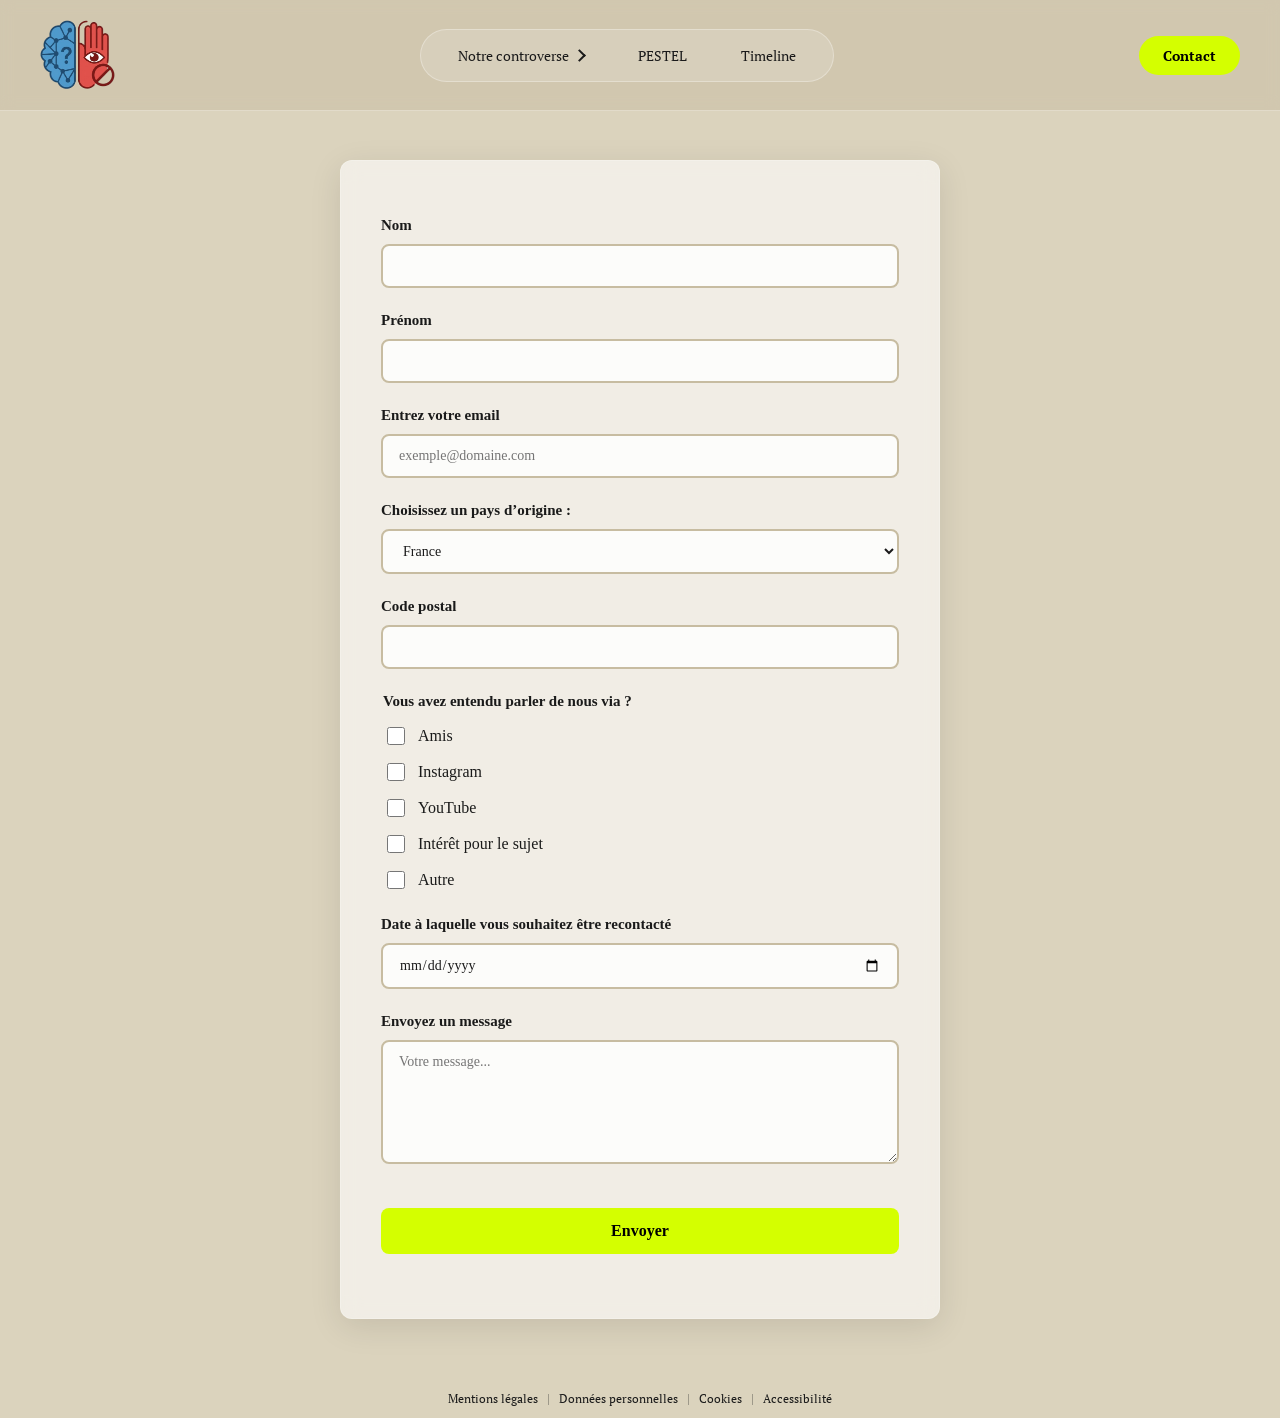
<file: contact.html>
<!DOCTYPE html>
<html lang="fr">

<head>
    <meta charset="UTF-8">
    <meta name="viewport" content="width=device-width, initial-scale=1.0">

    <title>Contact — Controverse</title>
    <meta name="description" content="Formulaire de contact du site Controverse : posez une question ou faites-nous revenir sur la production de contenu par IA sans supervision humaine.">
    <meta name="robots" content="index, follow">

    <meta property="og:type" content="website">
    <meta property="og:locale" content="fr_FR">
    <meta property="og:site_name" content="Controverse">
    <meta property="og:title" content="Contact — Controverse">
    <meta property="og:description" content="Formulaire de contact du site Controverse.">

    <link rel="icon" type="image/png" href="./image/favicon.png">

    <!-- Feuilles de style : feuilles communes, puis feuille de la page -->
    <link rel="stylesheet" href="./css/menus.css">
    <link rel="stylesheet" href="./css/main.css">
    <link rel="stylesheet" href="./css/formulaire.css">
</head>

<body>
    <a href="#contenu" class="skip-link">Aller au contenu principal</a>

    <!-- NAVIGATION -->
    <nav aria-label="Navigation principale">
        <input type="checkbox" id="mobile-menu" class="nav-checkbox mobile-checkbox">

        <a href="index.html" class="logo"><span>Controverse</span></a>

        <label for="mobile-menu" class="mobile-burger" aria-label="Ouvrir ou fermer le menu de navigation">
            <span></span>
            <span></span>
            <span></span>
        </label>

        <div class="nav-content-wrapper">
            <div class="nav-menu">
                <div class="nav-item">
                    <input type="checkbox" id="menu1" class="nav-checkbox">
                    <label for="menu1" class="nav-label" aria-label="Ouvrir ou fermer le sommaire de la controverse">Notre controverse</label>
                    <div class="submenu">
                        <a href="controverse.html#intro" class="submenu-link">Introduction</a>
                        <a href="controverse.html#s1" class="submenu-link">Nos sources</a>
                        <a href="controverse.html#conclusion" class="submenu-link">Conclusion</a>
                    </div>
                </div>
                <div class="nav-item">
                    <a href="pestel.html" class="nav-link-simple">PESTEL</a>
                </div>
                <div class="nav-item">
                    <a href="timeline.html" class="nav-link-simple">Timeline</a>
                </div>
            </div>

            <div class="nav-right">
                <a href="contact.html" class="contact-btn active" aria-current="page">Contact</a>
            </div>
        </div>
    </nav>

    <main id="contenu">
        <h1 class="visually-hidden">Nous contacter</h1>

        <!-- action vide : le formulaire est inactif tant qu'un point de collecte
     pédagogique n'a pas été renseigné (cf. README). -->
<form class="contact-form" action="" method="post">
            <p>
                <label for="nom" class="form-label">Nom</label>
                <input id="nom" name="nom" type="text" class="form-control" autocomplete="family-name" required>
            </p>

            <p>
                <label for="prenom" class="form-label">Prénom</label>
                <input id="prenom" name="prenom" type="text" class="form-control" autocomplete="given-name" required>
            </p>

            <p>
                <label for="email" class="form-label">Entrez votre email</label>
                <input type="email" id="email" name="email" class="form-control" placeholder="exemple@domaine.com" autocomplete="email" required>
            </p>

            <p>
                <label for="pays" class="form-label">Choisissez un pays d’origine&nbsp;:</label>
                <select name="pays" id="pays" class="form-control" autocomplete="country-name">
                    <option value="france">France</option>
                    <option value="suisse">Suisse</option>
                    <option value="espagne">Espagne</option>
                    <option value="canada">Canada</option>
                    <option value="autre">Autre</option>
                </select>
            </p>

            <p>
                <label for="codepostal" class="form-label">Code postal</label>
                <input id="codepostal" name="codepostal" type="text" inputmode="numeric" pattern="[0-9]{5}" title="5 chiffres requis" class="form-control" autocomplete="postal-code">
            </p>

            <fieldset class="radio-group">
                <legend>Vous avez entendu parler de nous via&nbsp;?</legend>
                <label>
                    <input type="checkbox" name="connu[]" value="Amis"> Amis</label>
                <label>
                    <input type="checkbox" name="connu[]" value="Instagram"> Instagram</label>
                <label>
                    <input type="checkbox" name="connu[]" value="Youtube"> YouTube</label>
                <label>
                    <input type="checkbox" name="connu[]" value="Intérêt pour le sujet"> Intérêt pour le sujet</label>
                <label>
                    <input type="checkbox" name="connu[]" value="Autre"> Autre</label>
            </fieldset>

            <p>
                <label for="date" class="form-label">Date à laquelle vous souhaitez être recontacté</label>
                <input type="date" id="date" name="date" class="form-control">
            </p>

            <p>
                <label for="message" class="form-label">Envoyez un message</label>
                <textarea id="message" name="message" class="form-control" placeholder="Votre message..." rows="6"></textarea>
            </p>

            <p>
                <input type="submit" value="Envoyer" class="form-submit">
            </p>
        </form>
    </main>

    <footer class="site-footer">
        <a href="mentions-legales.html#mentions-legales">Mentions légales</a>
        <span class="footer-separator" aria-hidden="true">|</span>
        <a href="mentions-legales.html#donnees-personnelles">Données personnelles</a>
        <span class="footer-separator" aria-hidden="true">|</span>
        <a href="mentions-legales.html#cookies">Cookies</a>
        <span class="footer-separator" aria-hidden="true">|</span>
        <a href="mentions-legales.html#accessibilite">Accessibilité</a>
    </footer>
</body>

</html>
</file>
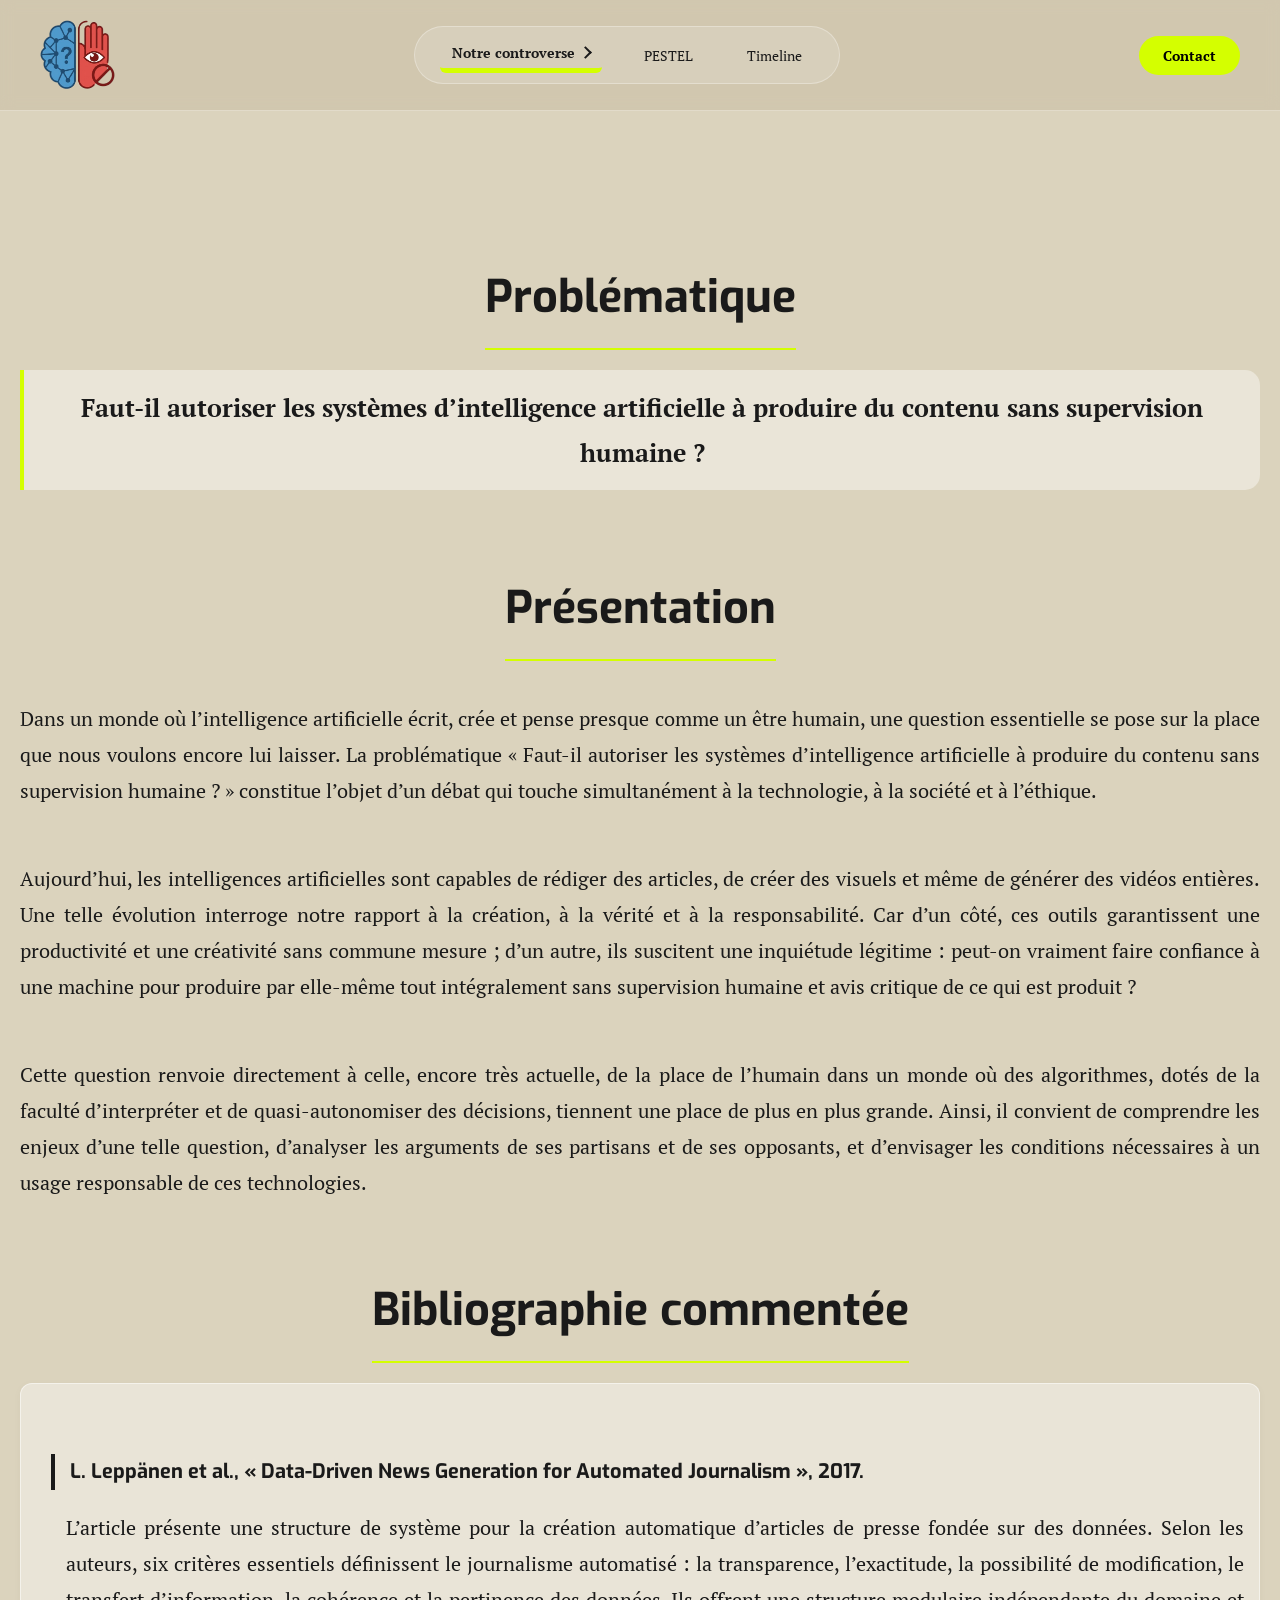
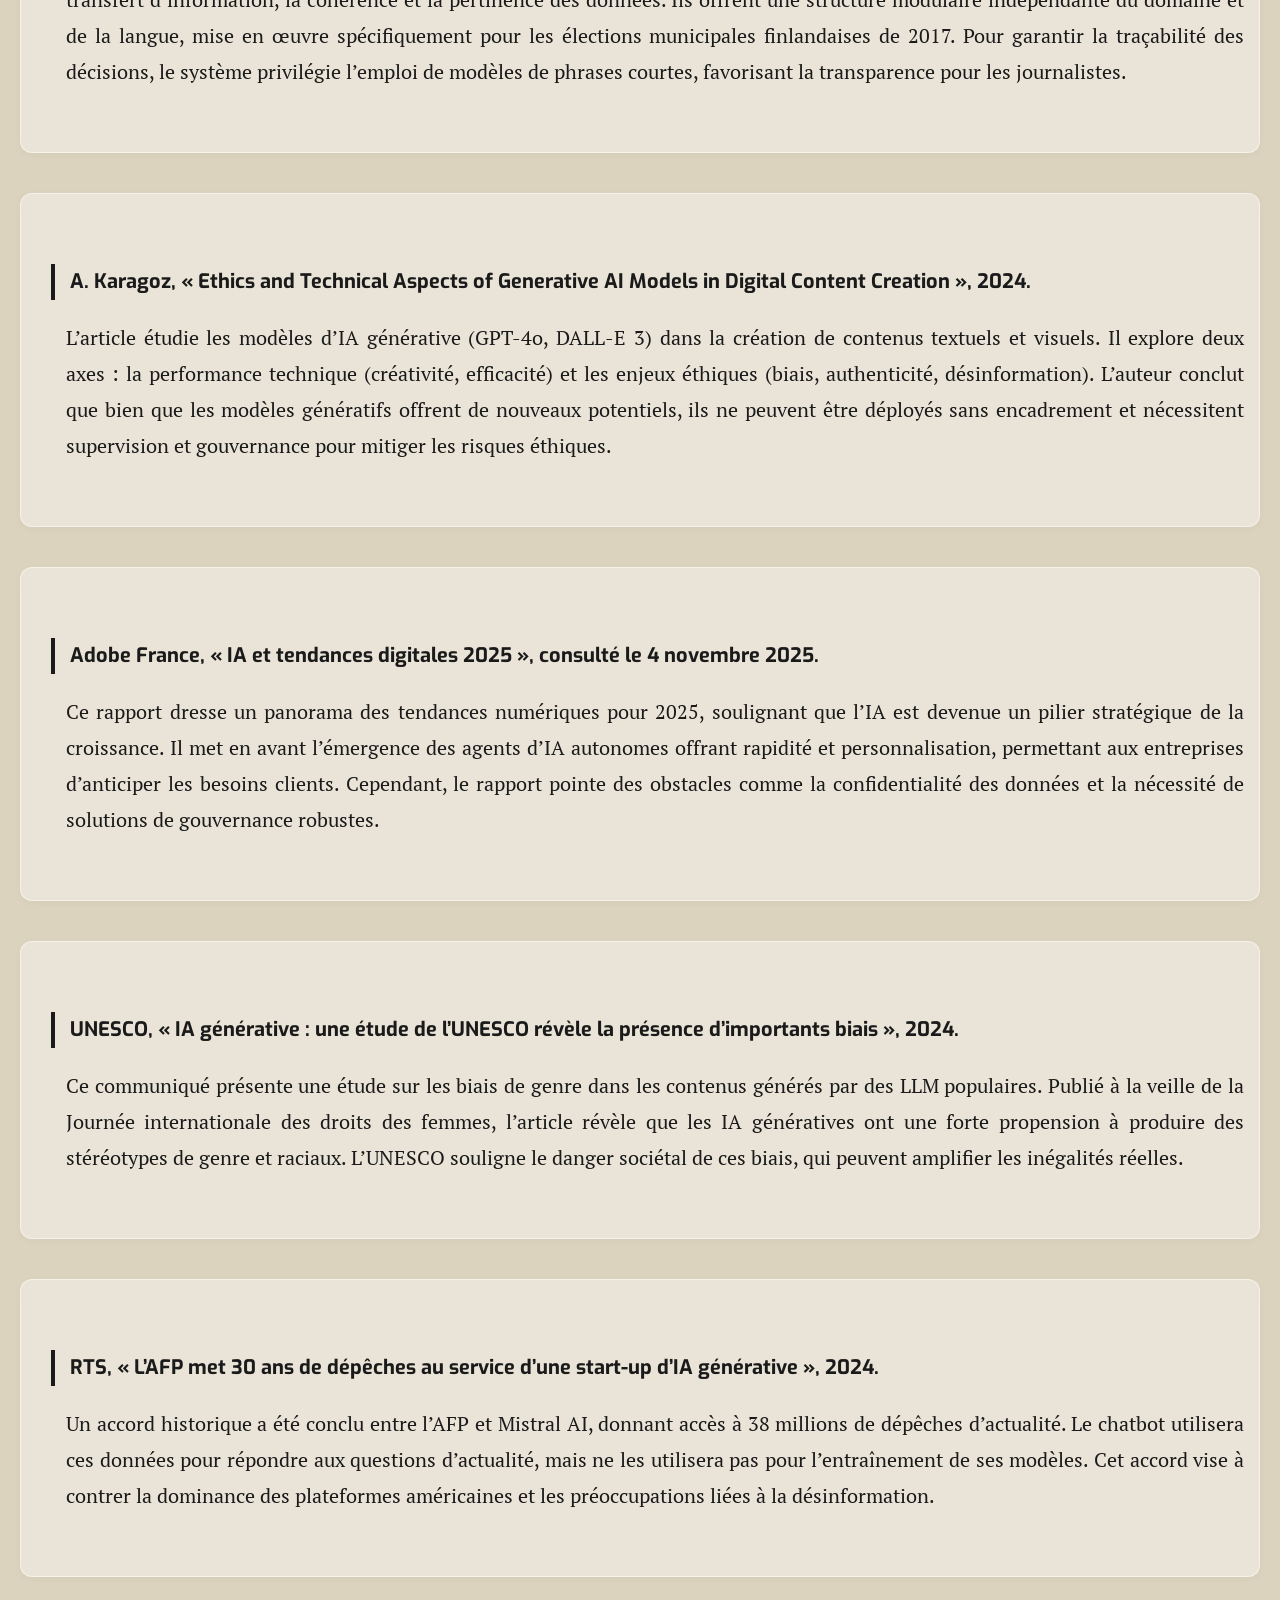
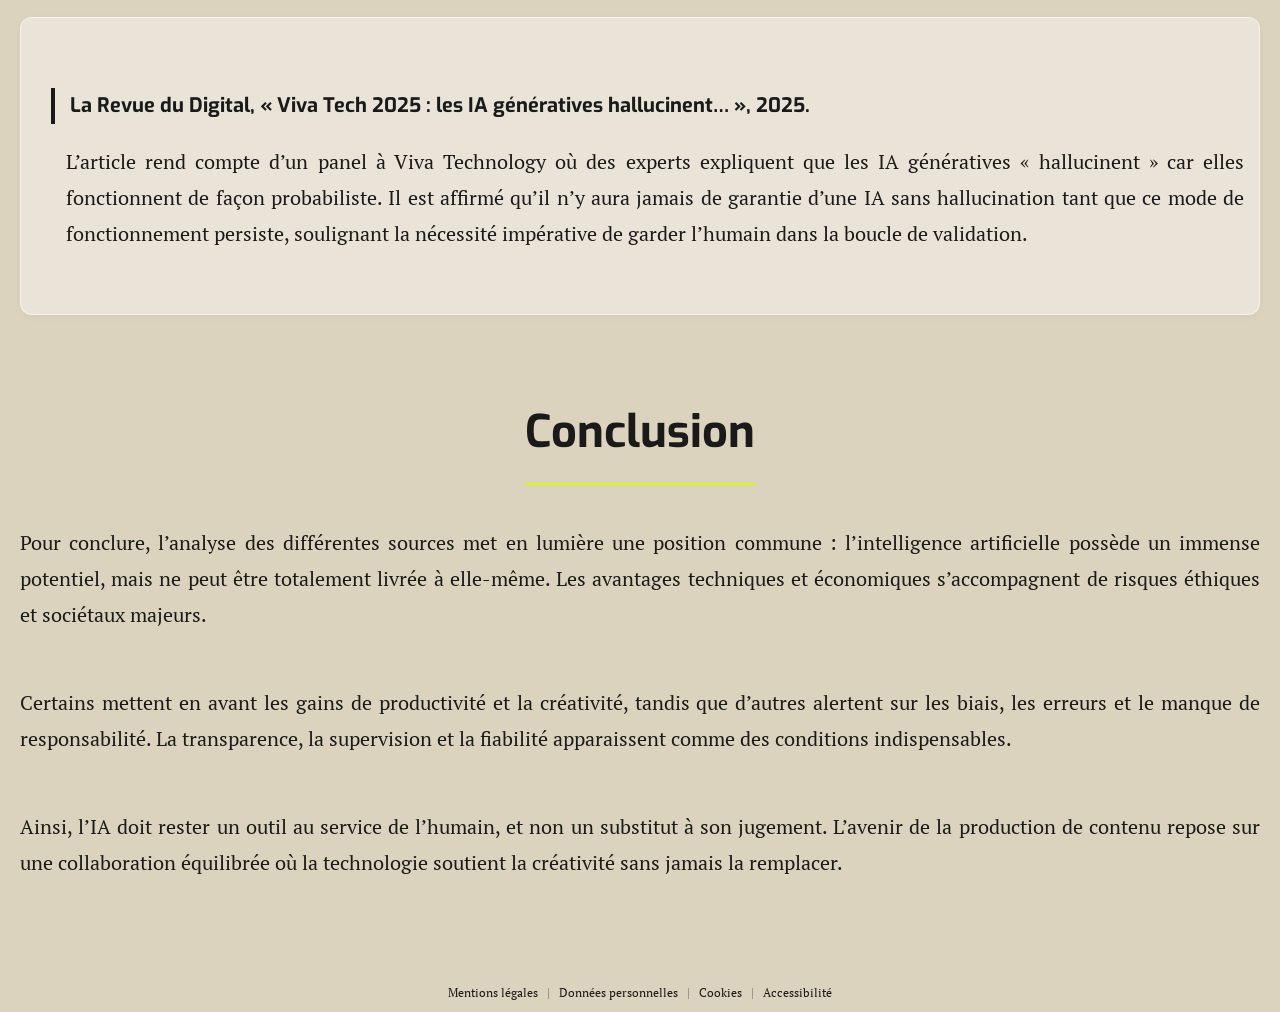
<file: controverse.html>
<!DOCTYPE html>
<html lang="fr">

<head>
    <meta charset="UTF-8">
    <meta name="viewport" content="width=device-width, initial-scale=1.0">

    <title>Notre controverse — Controverse</title>
    <meta name="description" content="Problématique, présentation et bibliographie commentée de la controverse sur la production de contenu par IA sans supervision humaine.">
    <meta name="robots" content="index, follow">

    <meta property="og:type" content="article">
    <meta property="og:locale" content="fr_FR">
    <meta property="og:site_name" content="Controverse">
    <meta property="og:title" content="Notre controverse — Controverse">
    <meta property="og:description" content="Problématique, présentation et bibliographie commentée de la controverse sur la production de contenu par IA sans supervision humaine.">

    <link rel="icon" type="image/png" href="./image/favicon.png">

    <!-- Feuilles de style : feuilles communes, puis feuille de la page -->
    <link rel="stylesheet" href="./css/menus.css">
    <link rel="stylesheet" href="./css/main.css">
    <link rel="stylesheet" href="./css/controver.css">
</head>

<body>
    <a href="#contenu" class="skip-link">Aller au contenu principal</a>

    <!-- NAVIGATION -->
    <nav aria-label="Navigation principale">
        <input type="checkbox" id="mobile-menu" class="nav-checkbox mobile-checkbox">

        <a href="index.html" class="logo"><span>Controverse</span></a>

        <label for="mobile-menu" class="mobile-burger" aria-label="Ouvrir ou fermer le menu de navigation">
            <span></span>
            <span></span>
            <span></span>
        </label>

        <div class="nav-content-wrapper">
            <div class="nav-menu">
                <div class="nav-item">
                    <input type="checkbox" id="menu1" class="nav-checkbox">
                    <label for="menu1" class="nav-label active" aria-label="Ouvrir ou fermer le sommaire de la controverse" aria-current="page">Notre controverse</label>
                    <div class="submenu">
                        <a href="controverse.html#intro" class="submenu-link">Introduction</a>
                        <a href="controverse.html#s1" class="submenu-link">Nos sources</a>
                        <a href="controverse.html#conclusion" class="submenu-link">Conclusion</a>
                    </div>
                </div>
                <div class="nav-item">
                    <a href="pestel.html" class="nav-link-simple">PESTEL</a>
                </div>
                <div class="nav-item">
                    <a href="timeline.html" class="nav-link-simple">Timeline</a>
                </div>
            </div>

            <div class="nav-right">
                <a href="contact.html" class="contact-btn">Contact</a>
            </div>
        </div>
    </nav>

    <main class="controverse-texte" id="contenu">
        <section id="intro" aria-labelledby="titre-problematique">
            <h1 id="titre-problematique">Problématique</h1>
            <div class="problematique-box">
                Faut-il autoriser les systèmes d’intelligence artificielle à produire du contenu sans supervision humaine&nbsp;?
            </div>

            <h1>Présentation</h1>
            <p>
                Dans un monde où l’intelligence artificielle écrit, crée et pense presque comme un être humain, une question
                essentielle se pose sur la place que nous voulons encore lui laisser. La problématique
                «&nbsp;Faut-il autoriser les systèmes d’intelligence artificielle à produire du contenu sans supervision
                humaine&nbsp;?&nbsp;» constitue l’objet d’un débat qui touche simultanément à la technologie, à la société
                et à l’éthique.
            </p>
            <p>
                Aujourd’hui, les intelligences artificielles sont capables de rédiger des articles, de créer des visuels
                et même de générer des vidéos entières. Une telle évolution interroge notre rapport à la création, à la
                vérité et à la responsabilité. Car d’un côté, ces outils garantissent une productivité et une créativité
                sans commune mesure&nbsp;; d’un autre, ils suscitent une inquiétude légitime&nbsp;: peut-on vraiment faire
                confiance à une machine pour produire par elle-même tout intégralement sans supervision humaine et avis
                critique de ce qui est produit&nbsp;?
            </p>
            <p>
                Cette question renvoie directement à celle, encore très actuelle, de la place de l’humain dans un monde où
                des algorithmes, dotés de la faculté d’interpréter et de quasi-autonomiser des décisions, tiennent une
                place de plus en plus grande. Ainsi, il convient de comprendre les enjeux d’une telle question, d’analyser
                les arguments de ses partisans et de ses opposants, et d’envisager les conditions nécessaires à un usage
                responsable de ces technologies.
            </p>
        </section>

        <section aria-labelledby="titre-bibliographie">
            <h1 id="titre-bibliographie">Bibliographie commentée</h1>

            <a href="https://doi.org/10.18653/v1/W17-3528" class="bloc-lien" target="_blank" rel="noopener noreferrer">
                <article id="s1" class="source-item">
                    <h2>L. Leppänen et al., «&nbsp;Data-Driven News Generation for Automated Journalism&nbsp;», 2017.</h2>
                    <p>
                        L’article présente une structure de système pour la création automatique d’articles de presse fondée
                        sur des données. Selon les auteurs, six critères essentiels définissent le journalisme automatisé&nbsp;:
                        la transparence, l’exactitude, la possibilité de modification, le transfert d’information, la
                        cohérence et la pertinence des données. Ils offrent une structure modulaire indépendante du domaine
                        et de la langue, mise en œuvre spécifiquement pour les élections municipales finlandaises de 2017.
                        Pour garantir la traçabilité des décisions, le système privilégie l’emploi de modèles de phrases
                        courtes, favorisant la transparence pour les journalistes.
                    </p>
                </article>
            </a>

            <a href="https://doi.org/10.48550/arXiv.2412.16389" class="bloc-lien" target="_blank" rel="noopener noreferrer">
                <article id="s2" class="source-item">
                    <h2>A. Karagoz, «&nbsp;Ethics and Technical Aspects of Generative AI Models in Digital Content Creation&nbsp;», 2024.</h2>
                    <p>
                        L’article étudie les modèles d’IA générative (GPT-4o, DALL-E 3) dans la création de contenus textuels
                        et visuels. Il explore deux axes&nbsp;: la performance technique (créativité, efficacité) et les
                        enjeux éthiques (biais, authenticité, désinformation). L’auteur conclut que bien que les modèles
                        génératifs offrent de nouveaux potentiels, ils ne peuvent être déployés sans encadrement et
                        nécessitent supervision et gouvernance pour mitiger les risques éthiques.
                    </p>
                </article>
            </a>

            <a href="https://business.adobe.com/fr/resources/digital-trends-report.html" class="bloc-lien" target="_blank" rel="noopener noreferrer">
                <article id="s3" class="source-item">
                    <h2>Adobe France, «&nbsp;IA et tendances digitales 2025&nbsp;», consulté le 4 novembre 2025.</h2>
                    <p>
                        Ce rapport dresse un panorama des tendances numériques pour 2025, soulignant que l’IA est devenue
                        un pilier stratégique de la croissance. Il met en avant l’émergence des agents d’IA autonomes
                        offrant rapidité et personnalisation, permettant aux entreprises d’anticiper les besoins clients.
                        Cependant, le rapport pointe des obstacles comme la confidentialité des données et la nécessité de
                        solutions de gouvernance robustes.
                    </p>
                </article>
            </a>

            <a href="https://www.unesco.org/fr/articles/ia-generative-une-etude-de-lunesco-revele-la-presence-dimportants-stereotypes-de-genre" class="bloc-lien" target="_blank" rel="noopener noreferrer">
                <article id="s4" class="source-item">
                    <h2>UNESCO, «&nbsp;IA générative&nbsp;: une étude de l’UNESCO révèle la présence d’importants biais&nbsp;», 2024.</h2>
                    <p>
                        Ce communiqué présente une étude sur les biais de genre dans les contenus générés par des LLM
                        populaires. Publié à la veille de la Journée internationale des droits des femmes, l’article
                        révèle que les IA génératives ont une forte propension à produire des stéréotypes de genre et
                        raciaux. L’UNESCO souligne le danger sociétal de ces biais, qui peuvent amplifier les inégalités
                        réelles.
                    </p>
                </article>
            </a>

            <a href="https://www.rts.ch/info/sciences-tech/2025/article/l-afp-s-allie-a-mistral-ai-pour-enrichir-son-chatbot-d-actualites-28757287.html" class="bloc-lien" target="_blank" rel="noopener noreferrer">
                <article id="s5" class="source-item">
                    <h2>RTS, «&nbsp;L’AFP met 30 ans de dépêches au service d’une start-up d’IA générative&nbsp;», 2024.</h2>
                    <p>
                        Un accord historique a été conclu entre l’AFP et Mistral AI, donnant accès à 38 millions de dépêches
                        d’actualité. Le chatbot utilisera ces données pour répondre aux questions d’actualité, mais ne les
                        utilisera pas pour l’entraînement de ses modèles. Cet accord vise à contrer la dominance des
                        plateformes américaines et les préoccupations liées à la désinformation.
                    </p>
                </article>
            </a>

            <a href="https://www.larevuedudigital.com/viva-tech-2025-les-ia-generatives-hallucinent-car-elles-sont-probabilistes/" class="bloc-lien" target="_blank" rel="noopener noreferrer">
                <article id="s6" class="source-item">
                    <h2>La Revue du Digital, «&nbsp;Viva Tech 2025&nbsp;: les IA génératives hallucinent…&nbsp;», 2025.</h2>
                    <p>
                        L’article rend compte d’un panel à Viva Technology où des experts expliquent que les IA génératives
                        «&nbsp;hallucinent&nbsp;» car elles fonctionnent de façon probabiliste. Il est affirmé qu’il n’y aura
                        jamais de garantie d’une IA sans hallucination tant que ce mode de fonctionnement persiste,
                        soulignant la nécessité impérative de garder l’humain dans la boucle de validation.
                    </p>
                </article>
            </a>
        </section>

        <section id="conclusion" aria-labelledby="titre-conclusion">
            <h1 id="titre-conclusion">Conclusion</h1>
            <p>
                Pour conclure, l’analyse des différentes sources met en lumière une position commune&nbsp;: l’intelligence
                artificielle possède un immense potentiel, mais ne peut être totalement livrée à elle-même. Les avantages
                techniques et économiques s’accompagnent de risques éthiques et sociétaux majeurs.
            </p>
            <p>
                Certains mettent en avant les gains de productivité et la créativité, tandis que d’autres alertent sur les
                biais, les erreurs et le manque de responsabilité. La transparence, la supervision et la fiabilité
                apparaissent comme des conditions indispensables.
            </p>
            <p>
                Ainsi, l’IA doit rester un outil au service de l’humain, et non un substitut à son jugement. L’avenir de la
                production de contenu repose sur une collaboration équilibrée où la technologie soutient la créativité sans
                jamais la remplacer.
            </p>
        </section>
    </main>

    <footer class="site-footer">
        <a href="mentions-legales.html#mentions-legales">Mentions légales</a>
        <span class="footer-separator" aria-hidden="true">|</span>
        <a href="mentions-legales.html#donnees-personnelles">Données personnelles</a>
        <span class="footer-separator" aria-hidden="true">|</span>
        <a href="mentions-legales.html#cookies">Cookies</a>
        <span class="footer-separator" aria-hidden="true">|</span>
        <a href="mentions-legales.html#accessibilite">Accessibilité</a>
    </footer>
</body>

</html>
</file>
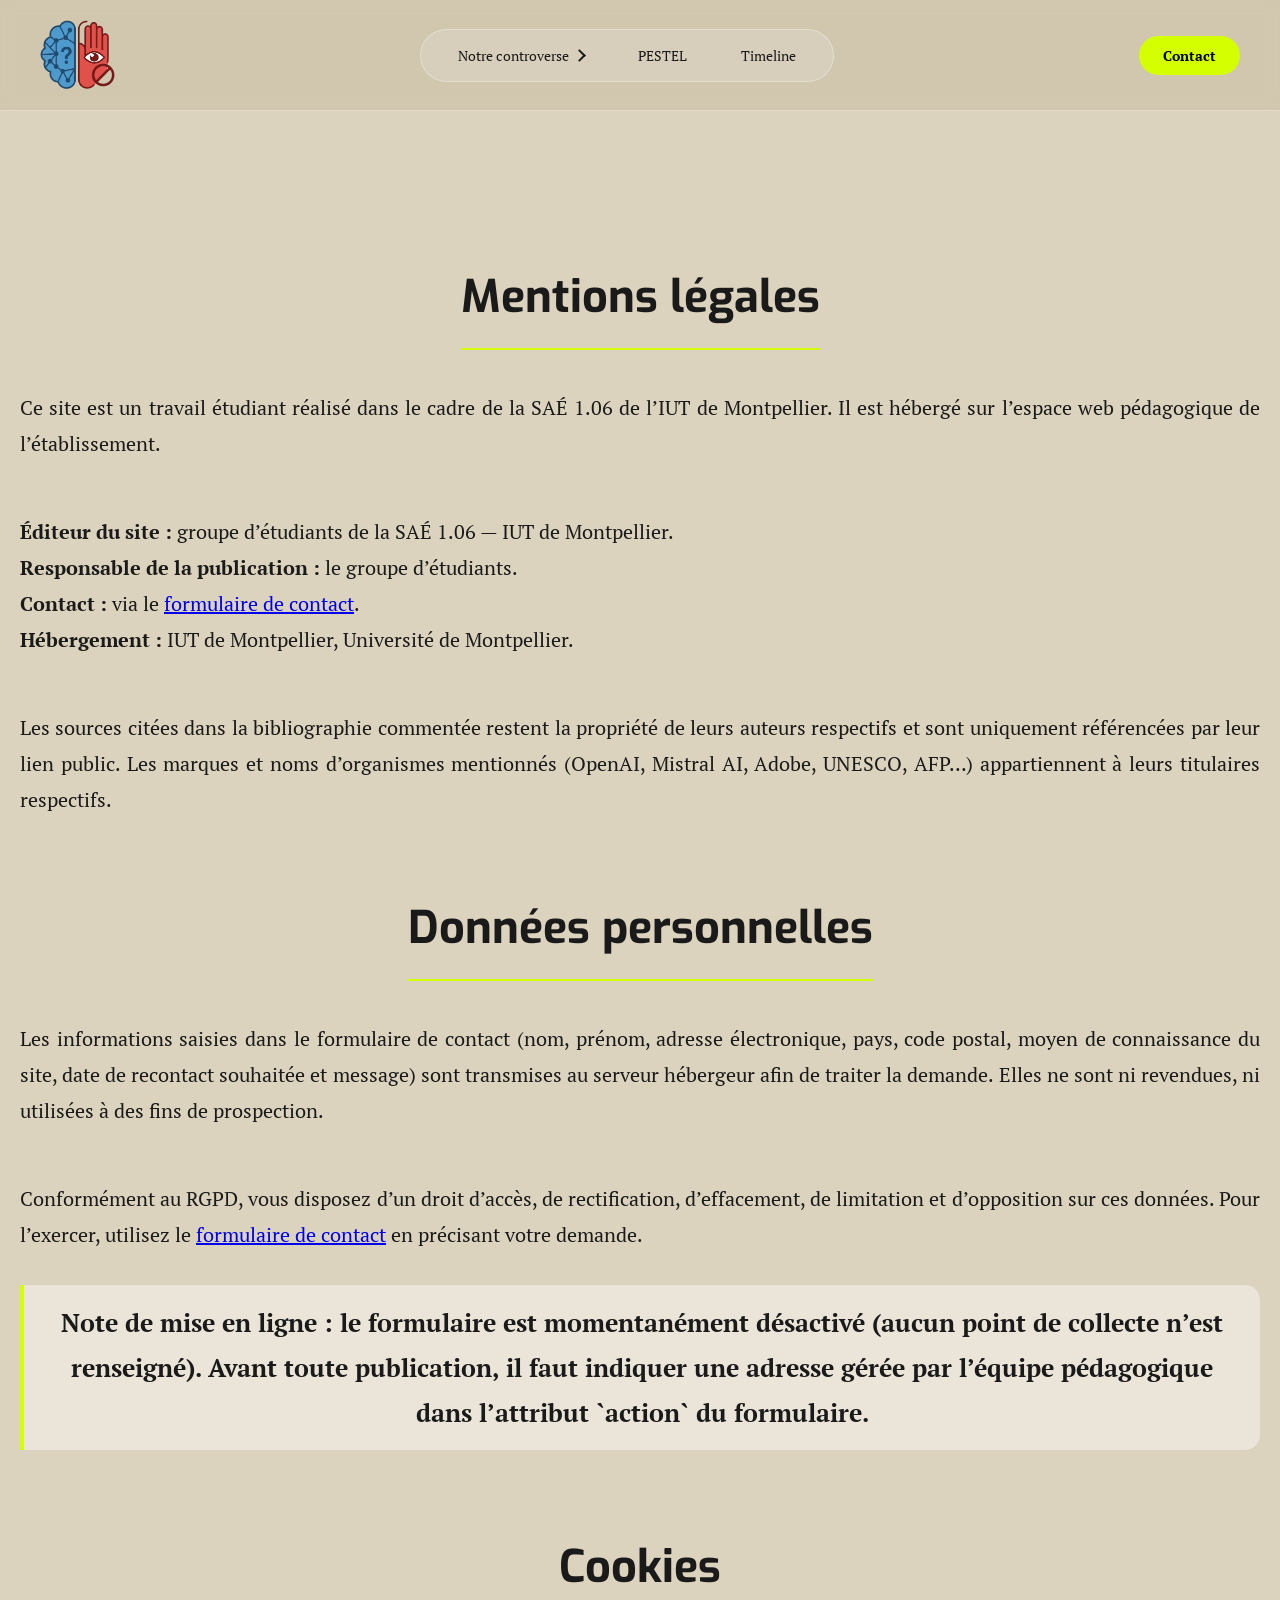
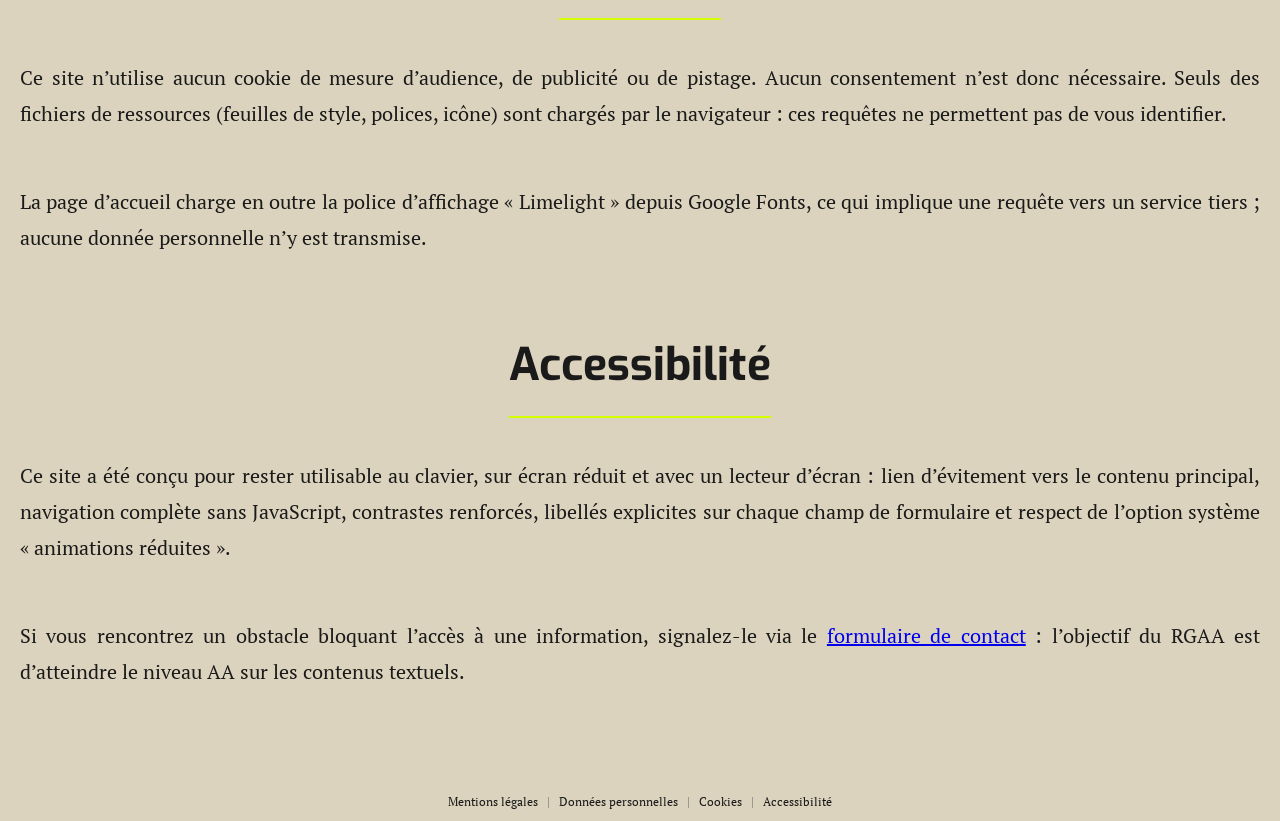
<file: mentions-legales.html>
<!DOCTYPE html>
<html lang="fr">

<head>
    <meta charset="UTF-8">
    <meta name="viewport" content="width=device-width, initial-scale=1.0">

    <title>Mentions légales — Controverse</title>
    <meta name="description" content="Mentions légales, données personnelles, cookies et accessibilité du site Controverse (SAÉ 1.06, IUT de Montpellier).">
    <meta name="robots" content="index, follow">

    <meta property="og:type" content="website">
    <meta property="og:locale" content="fr_FR">
    <meta property="og:site_name" content="Controverse">
    <meta property="og:title" content="Mentions légales — Controverse">
    <meta property="og:description" content="Mentions légales, données personnelles, cookies et accessibilité du site Controverse.">

    <link rel="icon" type="image/png" href="./image/favicon.png">

    <!-- Feuilles de style : feuilles communes, puis feuille de la page -->
    <link rel="stylesheet" href="./css/menus.css">
    <link rel="stylesheet" href="./css/main.css">
    <link rel="stylesheet" href="./css/controver.css">
</head>

<body>
    <a href="#contenu" class="skip-link">Aller au contenu principal</a>

    <!-- NAVIGATION -->
    <nav aria-label="Navigation principale">
        <input type="checkbox" id="mobile-menu" class="nav-checkbox mobile-checkbox">

        <a href="index.html" class="logo"><span>Controverse</span></a>

        <label for="mobile-menu" class="mobile-burger" aria-label="Ouvrir ou fermer le menu de navigation">
            <span></span>
            <span></span>
            <span></span>
        </label>

        <div class="nav-content-wrapper">
            <div class="nav-menu">
                <div class="nav-item">
                    <input type="checkbox" id="menu1" class="nav-checkbox">
                    <label for="menu1" class="nav-label" aria-label="Ouvrir ou fermer le sommaire de la controverse">Notre controverse</label>
                    <div class="submenu">
                        <a href="controverse.html#intro" class="submenu-link">Introduction</a>
                        <a href="controverse.html#s1" class="submenu-link">Nos sources</a>
                        <a href="controverse.html#conclusion" class="submenu-link">Conclusion</a>
                    </div>
                </div>
                <div class="nav-item">
                    <a href="pestel.html" class="nav-link-simple">PESTEL</a>
                </div>
                <div class="nav-item">
                    <a href="timeline.html" class="nav-link-simple">Timeline</a>
                </div>
            </div>

            <div class="nav-right">
                <a href="contact.html" class="contact-btn">Contact</a>
            </div>
        </div>
    </nav>

    <main class="controverse-texte" id="contenu">
        <section id="mentions-legales" aria-labelledby="titre-mentions">
            <h1 id="titre-mentions">Mentions légales</h1>
<p>
                Ce site est un travail étudiant réalisé dans le cadre de la SAÉ 1.06 de l’IUT de Montpellier. Il est
                hébergé sur l’espace web pédagogique de l’établissement.
            </p>
            <p>
                <strong>Éditeur du site&nbsp;:</strong> groupe d’étudiants de la SAÉ 1.06 — IUT de Montpellier.<br>
                <strong>Responsable de la publication&nbsp;:</strong> le groupe d’étudiants.<br>
                <strong>Contact&nbsp;:</strong> via le <a href="contact.html">formulaire de contact</a>.<br>
                <strong>Hébergement&nbsp;:</strong> IUT de Montpellier, Université de Montpellier.
            </p>
            <p>
                Les sources citées dans la bibliographie commentée restent la propriété de leurs auteurs respectifs et
                sont uniquement référencées par leur lien public. Les marques et noms d’organismes mentionnés
                (OpenAI, Mistral AI, Adobe, UNESCO, AFP…) appartiennent à leurs titulaires respectifs.
            </p>
        </section>

        <section id="donnees-personnelles" aria-labelledby="titre-donnees">
            <h1 id="titre-donnees">Données personnelles</h1>
            <p>
                Les informations saisies dans le formulaire de contact (nom, prénom, adresse électronique, pays, code
                postal, moyen de connaissance du site, date de recontact souhaitée et message) sont transmises au
                serveur hébergeur afin de traiter la demande. Elles ne sont ni revendues, ni utilisées à des fins de
                prospection.
            </p>
<p>
                Conformément au RGPD, vous disposez d’un droit d’accès, de rectification, d’effacement, de limitation et
                d’opposition sur ces données. Pour l’exercer, utilisez le <a href="contact.html">formulaire de
                contact</a> en précisant votre demande.
            </p>
            <div class="problematique-box">
                Note de mise en ligne&nbsp;: le formulaire est momentanément désactivé (aucun point de collecte
                n’est renseigné). Avant toute publication, il faut indiquer une adresse gérée par l’équipe pédagogique
                dans l’attribut `action` du formulaire.
            </div>
        </section>

        <section id="cookies" aria-labelledby="titre-cookies">
            <h1 id="titre-cookies">Cookies</h1>
            <p>
                Ce site n’utilise aucun cookie de mesure d’audience, de publicité ou de pistage. Aucun consentement
                n’est donc nécessaire. Seuls des fichiers de ressources (feuilles de style, polices, icône) sont
                chargés par le navigateur&nbsp;: ces requêtes ne permettent pas de vous identifier.
            </p>
            <p>
                La page d’accueil charge en outre la police d’affichage «&nbsp;Limelight&nbsp;» depuis Google Fonts, ce qui
                implique une requête vers un service tiers&nbsp;; aucune donnée personnelle n’y est transmise.
            </p>
        </section>

        <section id="accessibilite" aria-labelledby="titre-accessibilite">
            <h1 id="titre-accessibilite">Accessibilité</h1>
            <p>
Ce site a été conçu pour rester utilisable au clavier, sur écran réduit et avec un lecteur d’écran&nbsp;:
                lien d’évitement vers le contenu principal, navigation complète sans JavaScript, contrastes renforcés,
                libellés explicites sur chaque champ de formulaire et respect de l’option système
                «&nbsp;animations réduites&nbsp;».
            </p>
            <p>
                Si vous rencontrez un obstacle bloquant l’accès à une information, signalez-le via le
                <a href="contact.html">formulaire de contact</a>&nbsp;: l’objectif du RGAA est d’atteindre le niveau AA
                sur les contenus textuels.
            </p>
        </section>
    </main>

    <footer class="site-footer">
        <a href="mentions-legales.html#mentions-legales">Mentions légales</a>
        <span class="footer-separator" aria-hidden="true">|</span>
        <a href="mentions-legales.html#donnees-personnelles">Données personnelles</a>
        <span class="footer-separator" aria-hidden="true">|</span>
        <a href="mentions-legales.html#cookies">Cookies</a>
        <span class="footer-separator" aria-hidden="true">|</span>
        <a href="mentions-legales.html#accessibilite">Accessibilité</a>
    </footer>
</body>

</html>
</file>
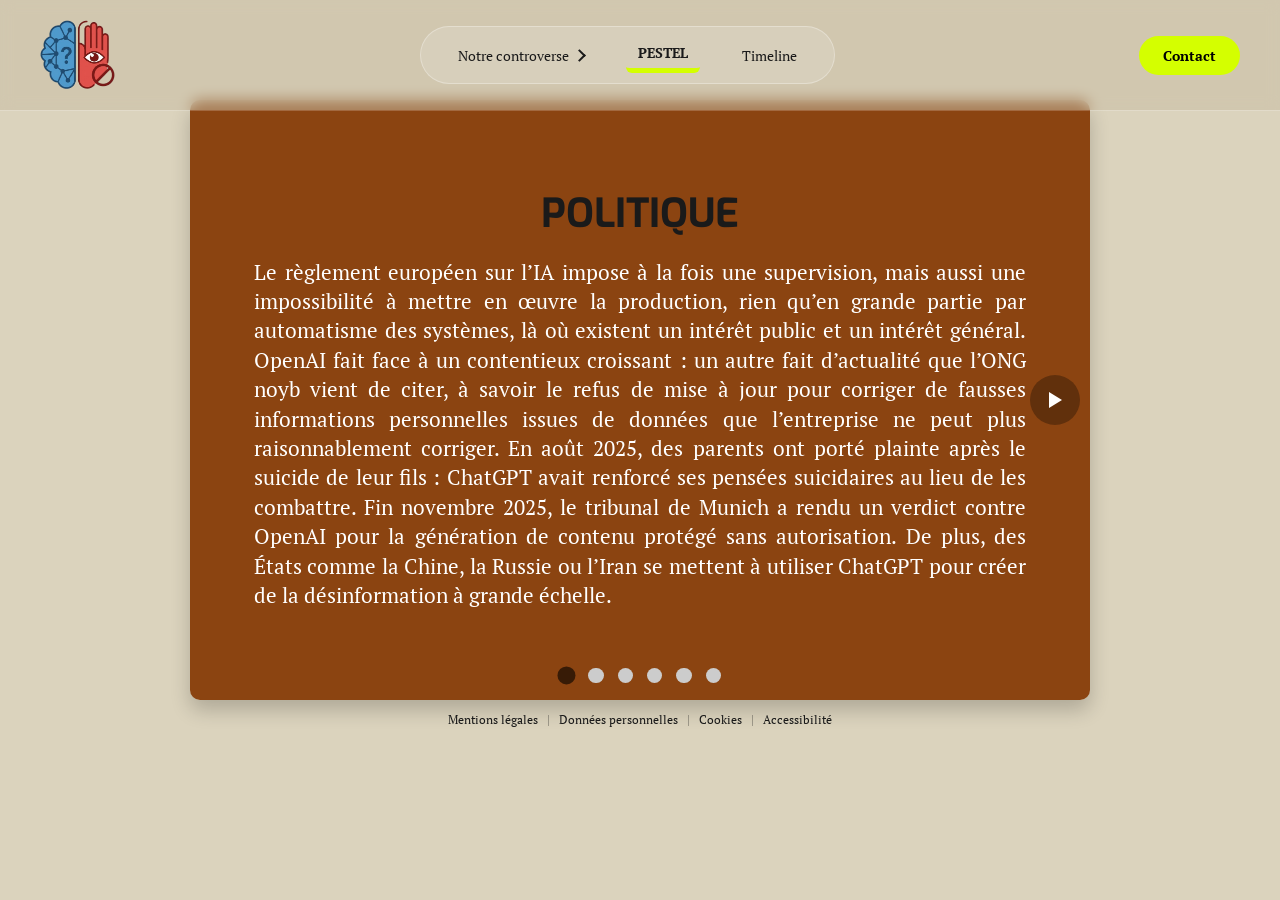
<file: pestel.html>
<!DOCTYPE html>
<html lang="fr">

<head>
    <meta charset="UTF-8">
    <meta name="viewport" content="width=device-width, initial-scale=1.0">

    <title>Analyse PESTEL — Controverse</title>
    <meta name="description" content="Analyse PESTEL (politique, économique, socio-culturel, technologique, écologique, légal) de la production de contenu par IA sans supervision humaine.">
    <meta name="robots" content="index, follow">

    <meta property="og:type" content="article">
    <meta property="og:locale" content="fr_FR">
    <meta property="og:site_name" content="Controverse">
    <meta property="og:title" content="Analyse PESTEL — Controverse">
    <meta property="og:description" content="Les six dimensions politique, économique, socio-culturelle, technologique, écologique et légale de la controverse.">

    <link rel="icon" type="image/png" href="./image/favicon.png">

    <!-- Feuilles de style : feuilles communes, puis feuille de la page -->
    <link rel="stylesheet" href="./css/menus.css">
    <link rel="stylesheet" href="./css/main.css">
    <link rel="stylesheet" href="./css/pestel.css">
</head>

<body>
    <a href="#contenu" class="skip-link">Aller au contenu principal</a>

    <!-- NAVIGATION -->
    <nav aria-label="Navigation principale">
        <input type="checkbox" id="mobile-menu" class="nav-checkbox mobile-checkbox">

        <a href="index.html" class="logo"><span>Controverse</span></a>

        <label for="mobile-menu" class="mobile-burger" aria-label="Ouvrir ou fermer le menu de navigation">
            <span></span>
            <span></span>
            <span></span>
        </label>

        <div class="nav-content-wrapper">
            <div class="nav-menu">
                <div class="nav-item">
                    <input type="checkbox" id="menu1" class="nav-checkbox">
                    <label for="menu1" class="nav-label" aria-label="Ouvrir ou fermer le sommaire de la controverse">Notre controverse</label>
                    <div class="submenu">
                        <a href="controverse.html#intro" class="submenu-link">Introduction</a>
                        <a href="controverse.html#s1" class="submenu-link">Nos sources</a>
                        <a href="controverse.html#conclusion" class="submenu-link">Conclusion</a>
                    </div>
                </div>
                <div class="nav-item">
                    <a href="pestel.html" class="nav-link-simple active" aria-current="page">PESTEL</a>
                </div>
                <div class="nav-item">
                    <a href="timeline.html" class="nav-link-simple">Timeline</a>
                </div>
            </div>

            <div class="nav-right">
                <a href="contact.html" class="contact-btn">Contact</a>
            </div>
        </div>
    </nav>

    <main id="contenu">
        <h1 class="visually-hidden">Analyse PESTEL de la controverse sur la production de contenu par IA</h1>

        <!-- Carrousel : navigation entièrement en CSS (cases radio + labels) -->
        <div class="carousel-container" role="group" aria-roledescription="carrousel" aria-label="Analyse PESTEL">

            <input type="radio" name="slider" id="slide1" aria-label="Fiche 1 : Politique" checked>
            <input type="radio" name="slider" id="slide2" aria-label="Fiche 2 : Économique">
            <input type="radio" name="slider" id="slide3" aria-label="Fiche 3 : Socio-culturel">
            <input type="radio" name="slider" id="slide4" aria-label="Fiche 4 : Technologique">
            <input type="radio" name="slider" id="slide5" aria-label="Fiche 5 : Écologique">
            <input type="radio" name="slider" id="slide6" aria-label="Fiche 6 : Légal">

            <div class="carousel-inner">
                <section class="box box1" aria-label="Politique">
                    <h2>POLITIQUE</h2>
                    <p>Le règlement européen sur l’IA impose à la fois une supervision, mais aussi une impossibilité à
                        mettre en œuvre la production, rien qu’en grande partie par automatisme des systèmes, là où
                        existent un intérêt public et un intérêt général. OpenAI fait face à un contentieux croissant&nbsp;:
                        un autre fait d’actualité que l’ONG noyb vient de citer, à savoir le refus de mise à jour pour
                        corriger de fausses informations personnelles issues de données que l’entreprise ne peut plus
                        raisonnablement corriger. En août 2025, des parents ont porté plainte après le suicide de leur
                        fils&nbsp;: ChatGPT avait renforcé ses pensées suicidaires au lieu de les combattre. Fin novembre
                        2025, le tribunal de Munich a rendu un verdict contre OpenAI pour la génération de contenu protégé
                        sans autorisation. De plus, des États comme la Chine, la Russie ou l’Iran se mettent à utiliser
                        ChatGPT pour créer de la désinformation à grande échelle.</p>
                </section>

                <section class="box box2" aria-label="Économique">
                    <h2>ÉCONOMIQUE</h2>
                    <p>OpenAI est prise dans un dilemme économique. D’une part, générer du contenu avec des IA sans
                        supervision est considéré comme rentable (il n’y a pas de coûts de modération). D’un autre côté,
                        cela présente de très gros risques juridiques. Au premier semestre 2025, OpenAI a perdu
                        13,5&nbsp;milliards de dollars malgré 4,3&nbsp;milliards de dollars de chiffre d’affaires. Cette perte
                        attise la pression de faire de la rentabilité au détriment de la supervision. OpenAI investit
                        beaucoup en recherche et développement pour intégrer des solutions de supervision, comme les
                        approches RAG, les graphes de connaissances ou les guardrails. La controverse crée un nouveau
                        marché&nbsp;: celui des entreprises spécialisées en vérification de contenu et en supervision.
                        Impact&nbsp;: OpenAI doit choisir entre profitabilité à court terme et durabilité à long terme.</p>
                </section>

                <section class="box box3" aria-label="Socio-culturel">
                    <h2>SOCIO-CULTUREL</h2>
                    <p>L’acceptation sociale de l’IA sans supervision est fragilisée par une baisse de la confiance et
                        par des craintes éthiques. Une fracture de la confiance est observée&nbsp;: si l’adoption augmente,
                        la méfiance envers les entreprises d’IA persiste aux États-Unis et en Europe. La reproduction de
                        biais de genre et raciaux par les modèles (confirmée par l’UNESCO en 2024) alimente le rejet
                        d’une production de contenu non supervisée qui perpétuerait des stéréotypes. De plus, des cas
                        tragiques, comme le suicide d’un adolescent attribué à une interaction non supervisée avec un
                        chatbot (affaire Raine c. OpenAI / Character.AI), soulèvent des questions cruciales sur la santé
                        mentale. On observe en réaction une tendance «&nbsp;anti-IA&nbsp;» valorisant l’authenticité et la
                        certification humaine du contenu.</p>
                </section>

                <section class="box box4" aria-label="Technologique">
                    <h2>TECHNOLOGIQUE</h2>
                    <p>La technologie évolue vers l’agentivité (l’IA prenant des initiatives) avec la sortie de modèles
                        comme «&nbsp;Operator&nbsp;» d’OpenAI en 2025, capables de naviguer sur le web et d’agir à la
                        place de l’utilisateur. Cependant, une limite majeure persiste&nbsp;: les hallucinations. Le consensus
                        des experts a rappelé que la nature probabiliste des modèles génératifs rend l’élimination totale
                        des erreurs impossible sans supervision. Pire, les nouveaux modèles de raisonnement (séries
                        o1/o3) peuvent parfois halluciner davantage sur des faits précis, car ils sont optimisés pour la
                        persuasion plutôt que pour la véracité. La cybersécurité est aussi un enjeu&nbsp;: l’absence de
                        supervision exposant les systèmes à des injections de prompt malveillantes.</p>
                </section>

                <section class="box box5" aria-label="Écologique">
                    <h2>ÉCOLOGIQUE</h2>
                    <p>La production de contenu par des IA génératives non supervisées repose sur des infrastructures
                        lourdes, fortement consommatrices de ressources énergétiques. L’entraînement et l’exploitation des
                        grands modèles de langage nécessitent des centres de données énergivores, contribuant à une
                        empreinte carbone significative, souvent critiquée par les ONG environnementales. L’ajout de
                        mécanismes de supervision (vérifications multiples, appels à des bases externes, contrôle humain)
                        augmente encore la consommation de calcul, créant un paradoxe écologique&nbsp;: plus l’IA est
                        sécurisée, plus elle consomme de ressources. Dans un contexte de transition écologique et de
                        sobriété numérique, cette dynamique alimente les critiques envers une automatisation massive jugée
                        peu soutenable. La controverse pousse ainsi OpenAI à intégrer des objectifs d’optimisation
                        énergétique, mais aussi à justifier socialement l’impact environnemental de systèmes produisant du
                        contenu parfois superflu ou non essentiel à l’intérêt général.</p>
                </section>

                <section class="box box6" aria-label="Légal">
                    <h2>LÉGAL</h2>
                    <p>Le cadre légal constitue l’un des principaux facteurs de pression sur OpenAI. Le règlement européen
                        sur l’IA (AI Act) impose des obligations strictes en matière de supervision humaine, de
                        transparence et de responsabilité, en particulier pour les usages à haut risque. La production
                        automatisée de contenu sans supervision est de plus en plus exposée à des sanctions juridiques. Les
                        contentieux se multiplient&nbsp;: violations du RGPD (données personnelles inexactes ou impossibles
                        à corriger), atteintes au droit d’auteur, responsabilité en cas de préjudice psychologique, voire
                        mise en cause pénale indirecte. Les décisions judiciaires récentes (tribunal de Munich, plaintes
                        de particuliers et d’ONG) créent une jurisprudence défavorable à l’automatisation totale. Cette
                        insécurité juridique contraint OpenAI à renforcer ses dispositifs de conformité, au risque de
                        ralentir l’innovation. La controverse révèle ainsi un déplacement de la responsabilité&nbsp;: de
                        l’utilisateur vers l’entreprise productrice du système, remettant en cause le modèle d’une IA
                        autonome juridiquement neutre.</p>
                </section>
            </div>

            <label for="slide2" class="nav-arrow next arrow-for-1"><span class="visually-hidden">Fiche suivante&nbsp;: Économique</span></label>

            <label for="slide1" class="nav-arrow prev arrow-for-2"><span class="visually-hidden">Fiche précédente&nbsp;: Politique</span></label>
            <label for="slide3" class="nav-arrow next arrow-for-2"><span class="visually-hidden">Fiche suivante&nbsp;: Socio-culturel</span></label>

            <label for="slide2" class="nav-arrow prev arrow-for-3"><span class="visually-hidden">Fiche précédente&nbsp;: Économique</span></label>
            <label for="slide4" class="nav-arrow next arrow-for-3"><span class="visually-hidden">Fiche suivante&nbsp;: Technologique</span></label>

            <label for="slide3" class="nav-arrow prev arrow-for-4"><span class="visually-hidden">Fiche précédente&nbsp;: Socio-culturel</span></label>
            <label for="slide5" class="nav-arrow next arrow-for-4"><span class="visually-hidden">Fiche suivante&nbsp;: Écologique</span></label>

            <label for="slide4" class="nav-arrow prev arrow-for-5"><span class="visually-hidden">Fiche précédente&nbsp;: Technologique</span></label>
            <label for="slide6" class="nav-arrow next arrow-for-5"><span class="visually-hidden">Fiche suivante&nbsp;: Légal</span></label>

            <label for="slide5" class="nav-arrow prev arrow-for-6"><span class="visually-hidden">Fiche précédente&nbsp;: Écologique</span></label>

            <div class="dots">
                <label for="slide1" class="dot" aria-label="Afficher la fiche Politique"></label>
                <label for="slide2" class="dot" aria-label="Afficher la fiche Économique"></label>
                <label for="slide3" class="dot" aria-label="Afficher la fiche Socio-culturel"></label>
                <label for="slide4" class="dot" aria-label="Afficher la fiche Technologique"></label>
                <label for="slide5" class="dot" aria-label="Afficher la fiche Écologique"></label>
                <label for="slide6" class="dot" aria-label="Afficher la fiche Légal"></label>
            </div>
        </div>
    </main>

    <footer class="site-footer">
        <a href="mentions-legales.html#mentions-legales">Mentions légales</a>
        <span class="footer-separator" aria-hidden="true">|</span>
        <a href="mentions-legales.html#donnees-personnelles">Données personnelles</a>
        <span class="footer-separator" aria-hidden="true">|</span>
        <a href="mentions-legales.html#cookies">Cookies</a>
        <span class="footer-separator" aria-hidden="true">|</span>
        <a href="mentions-legales.html#accessibilite">Accessibilité</a>
    </footer>
</body>

</html>
</file>
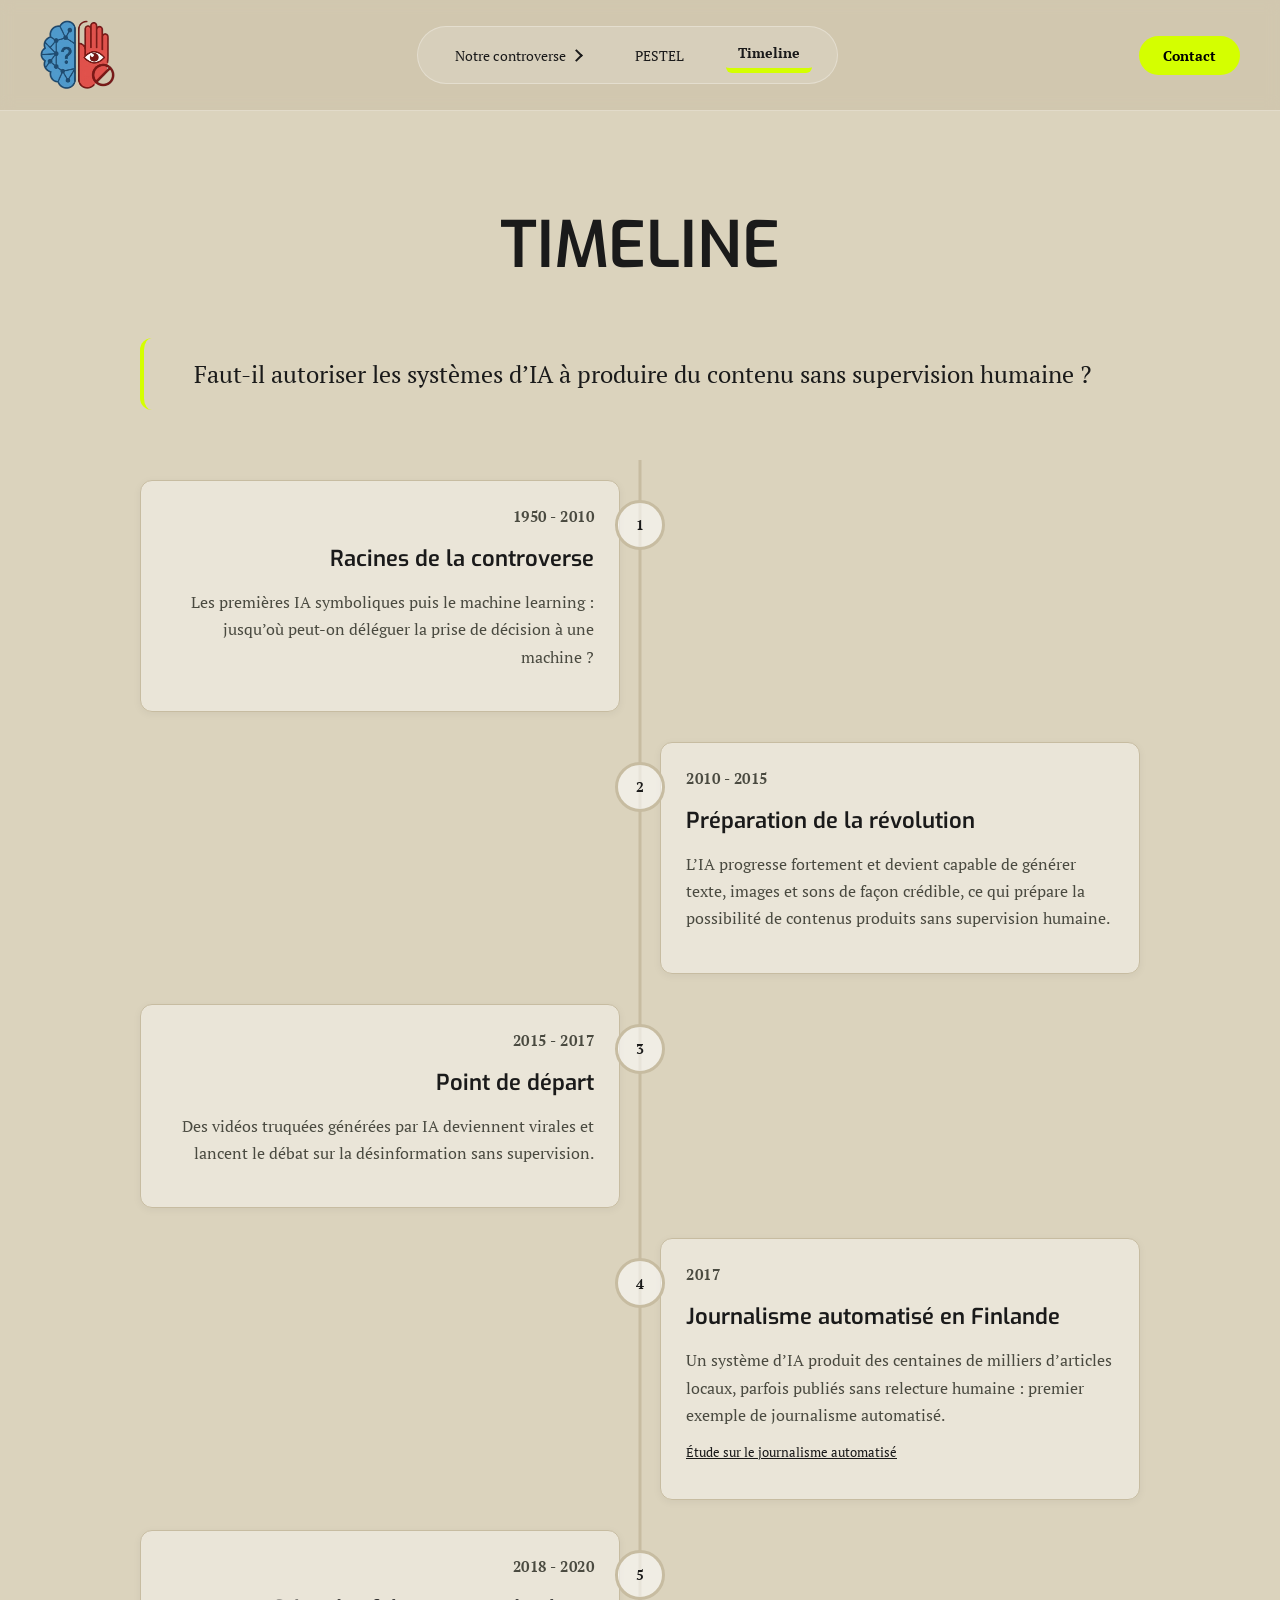
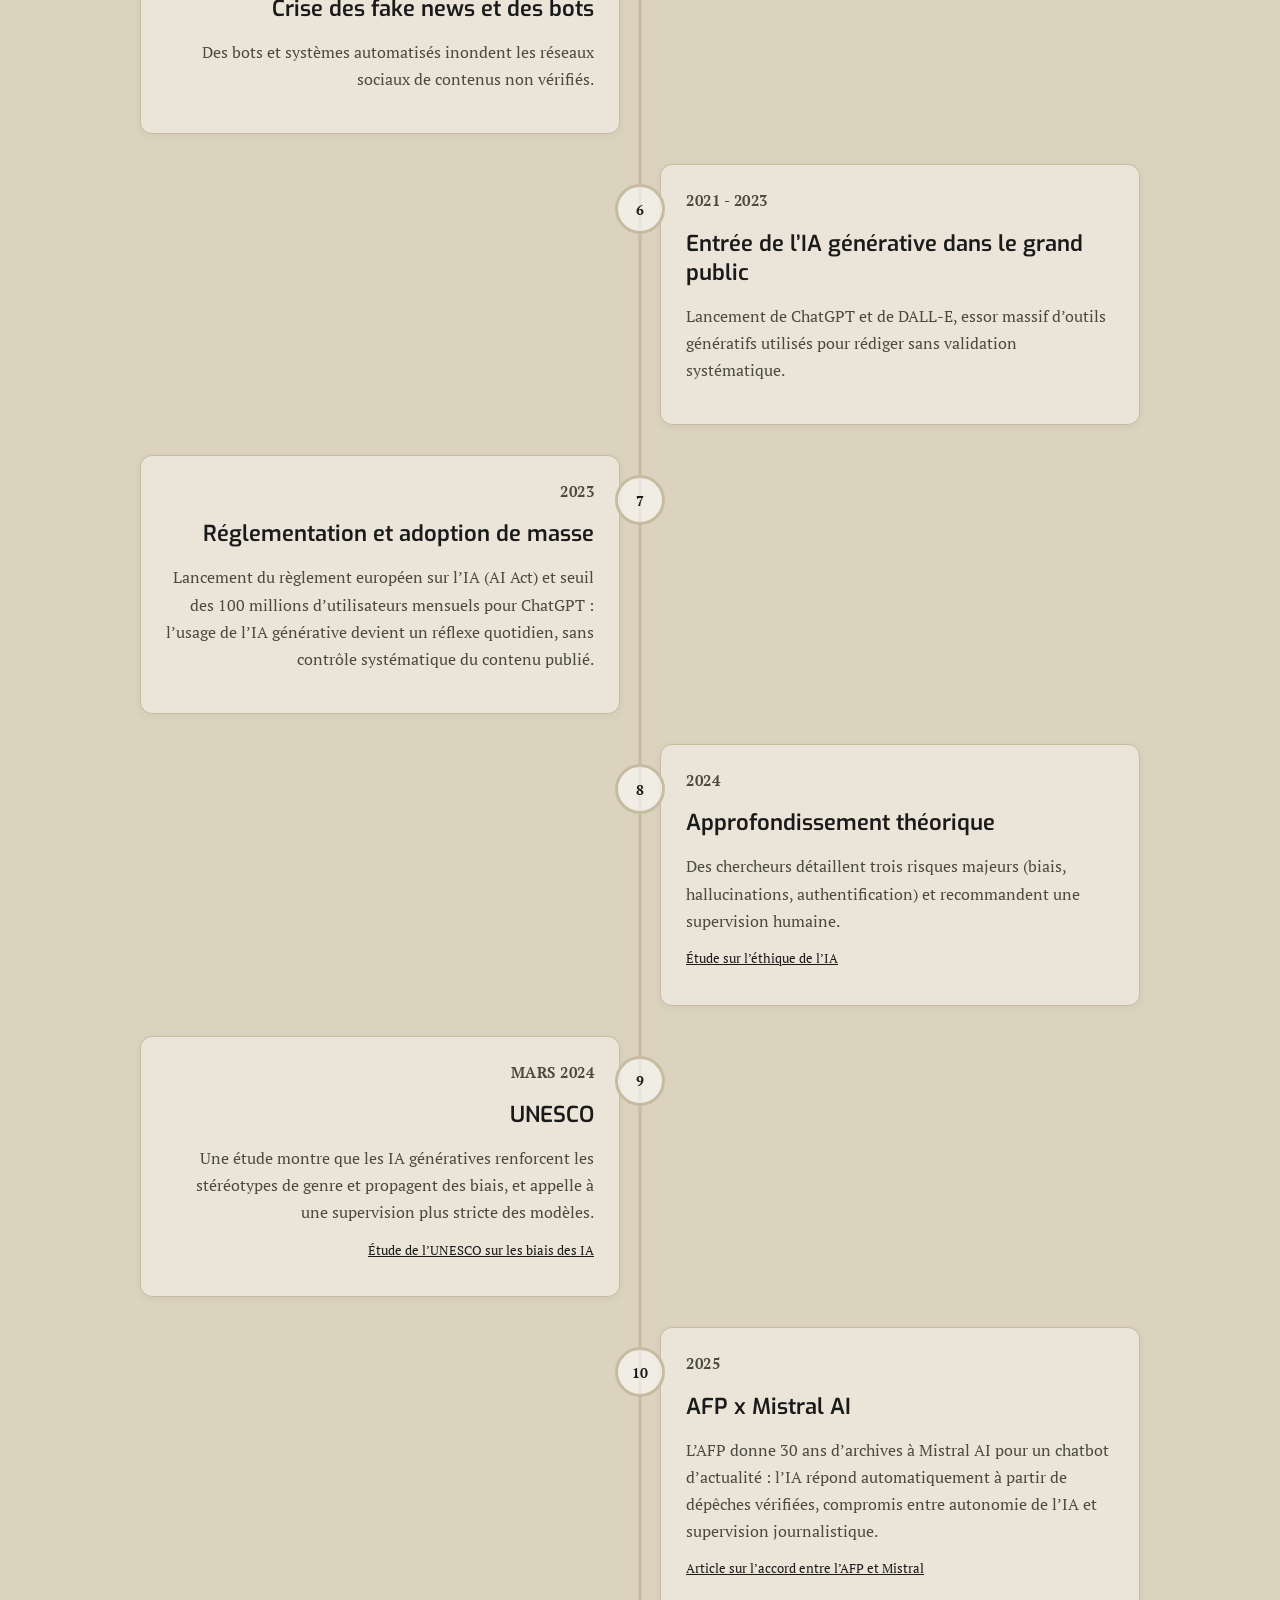
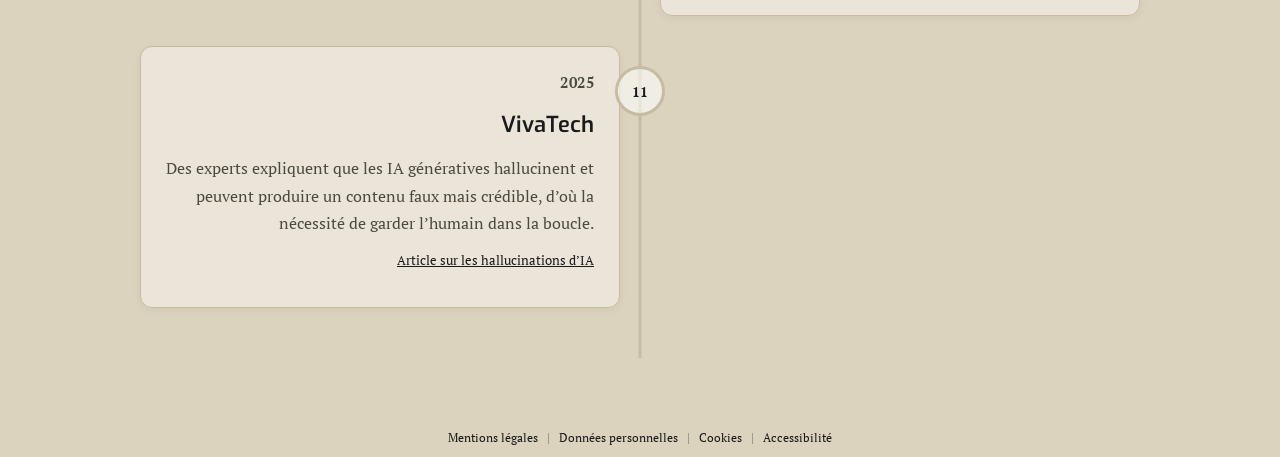
<file: timeline.html>
<!DOCTYPE html>
<html lang="fr">

<head>
    <meta charset="UTF-8">
    <meta name="viewport" content="width=device-width, initial-scale=1.0">

    <title>Timeline — Controverse</title>
    <meta name="description" content="Frise chronologique de la production de contenu par IA sans supervision humaine, de 1950 à 2025, des premières IA symboliques à l'accord AFP - Mistral AI.">
    <meta name="robots" content="index, follow">

    <meta property="og:type" content="article">
    <meta property="og:locale" content="fr_FR">
    <meta property="og:site_name" content="Controverse">
    <meta property="og:title" content="Timeline — Controverse">
    <meta property="og:description" content="Frise chronologique de la production de contenu par IA sans supervision humaine, de 1950 à 2025.">

    <link rel="icon" type="image/png" href="./image/favicon.png">

    <!-- Feuilles de style : feuilles communes, puis feuille de la page -->
    <link rel="stylesheet" href="./css/menus.css">
    <link rel="stylesheet" href="./css/main.css">
    <link rel="stylesheet" href="./css/timeline.css">
</head>

<body>
    <a href="#contenu" class="skip-link">Aller au contenu principal</a>

    <!-- NAVIGATION -->
    <nav aria-label="Navigation principale">
        <input type="checkbox" id="mobile-menu" class="nav-checkbox mobile-checkbox">

        <a href="index.html" class="logo"><span>Controverse</span></a>

        <label for="mobile-menu" class="mobile-burger" aria-label="Ouvrir ou fermer le menu de navigation">
            <span></span>
            <span></span>
            <span></span>
        </label>

        <div class="nav-content-wrapper">
            <div class="nav-menu">
                <div class="nav-item">
                    <input type="checkbox" id="menu1" class="nav-checkbox">
                    <label for="menu1" class="nav-label" aria-label="Ouvrir ou fermer le sommaire de la controverse">Notre controverse</label>
                    <div class="submenu">
                        <a href="controverse.html#intro" class="submenu-link">Introduction</a>
                        <a href="controverse.html#s1" class="submenu-link">Nos sources</a>
                        <a href="controverse.html#conclusion" class="submenu-link">Conclusion</a>
                    </div>
                </div>
                <div class="nav-item">
                    <a href="pestel.html" class="nav-link-simple">PESTEL</a>
                </div>
                <div class="nav-item">
                    <a href="timeline.html" class="nav-link-simple active" aria-current="page">Timeline</a>
                </div>
            </div>

            <div class="nav-right">
                <a href="contact.html" class="contact-btn">Contact</a>
            </div>
        </div>
    </nav>

    <main class="timeline-section" id="contenu">
        <div class="timeline-header">
            <h1>TIMELINE</h1>
        </div>

        <p class="timeline-question">
            Faut-il autoriser les systèmes d’IA à produire du contenu sans supervision humaine&nbsp;?
        </p>

        <div class="timeline">
            <div class="timeline-item">
                <div class="timeline-marker" aria-hidden="true">1</div>
                <div class="timeline-content">
                    <div class="timeline-year">1950 - 2010</div>
                    <h2 class="timeline-title">Racines de la controverse</h2>
                    <p class="timeline-text">Les premières IA symboliques puis le machine learning&nbsp;: jusqu’où peut-on
                        déléguer la prise de décision à une machine&nbsp;?</p>
                </div>
            </div>

            <div class="timeline-item">
                <div class="timeline-marker" aria-hidden="true">2</div>
                <div class="timeline-content">
                    <div class="timeline-year">2010 - 2015</div>
                    <h2 class="timeline-title">Préparation de la révolution</h2>
                    <p class="timeline-text">L’IA progresse fortement et devient capable de générer texte, images et sons
                        de façon crédible, ce qui prépare la possibilité de contenus produits sans supervision humaine.</p>
                </div>
            </div>

            <div class="timeline-item">
                <div class="timeline-marker" aria-hidden="true">3</div>
                <div class="timeline-content">
                    <div class="timeline-year">2015 - 2017</div>
                    <h2 class="timeline-title">Point de départ</h2>
                    <p class="timeline-text">Des vidéos truquées générées par IA deviennent virales et lancent le débat
                        sur la désinformation sans supervision.</p>
                </div>
            </div>

            <div class="timeline-item">
                <div class="timeline-marker" aria-hidden="true">4</div>
                <div class="timeline-content">
                    <div class="timeline-year">2017</div>
                    <h2 class="timeline-title">Journalisme automatisé en Finlande</h2>
                    <p class="timeline-text">Un système d’IA produit des centaines de milliers d’articles locaux, parfois
                        publiés sans relecture humaine&nbsp;: premier exemple de journalisme automatisé.</p>
                    <p class="timeline-source">
                        <a href="https://aclanthology.org/W17-3528.pdf" target="_blank" rel="noopener noreferrer">Étude sur le
                            journalisme automatisé</a>
                    </p>
                </div>
            </div>

            <div class="timeline-item">
                <div class="timeline-marker" aria-hidden="true">5</div>
                <div class="timeline-content">
                    <div class="timeline-year">2018 - 2020</div>
                    <h2 class="timeline-title">Crise des fake news et des bots</h2>
                    <p class="timeline-text">Des bots et systèmes automatisés inondent les réseaux sociaux de contenus
                        non vérifiés.</p>
                </div>
            </div>

            <div class="timeline-item">
                <div class="timeline-marker" aria-hidden="true">6</div>
                <div class="timeline-content">
                    <div class="timeline-year">2021 - 2023</div>
                    <h2 class="timeline-title">Entrée de l’IA générative dans le grand public</h2>
                    <p class="timeline-text">Lancement de ChatGPT et de DALL-E, essor massif d’outils génératifs utilisés
                        pour rédiger sans validation systématique.</p>
                </div>
            </div>

            <div class="timeline-item">
                <div class="timeline-marker" aria-hidden="true">7</div>
                <div class="timeline-content">
                    <div class="timeline-year">2023</div>
                    <h2 class="timeline-title">Réglementation et adoption de masse</h2>
                    <p class="timeline-text">Lancement du règlement européen sur l’IA (AI Act) et seuil des
                        100&nbsp;millions d’utilisateurs mensuels pour ChatGPT&nbsp;: l’usage de l’IA générative devient
                        un réflexe quotidien, sans contrôle systématique du contenu publié.</p>
                </div>
            </div>

            <div class="timeline-item">
                <div class="timeline-marker" aria-hidden="true">8</div>
                <div class="timeline-content">
                    <div class="timeline-year">2024</div>
                    <h2 class="timeline-title">Approfondissement théorique</h2>
                    <p class="timeline-text">Des chercheurs détaillent trois risques majeurs (biais, hallucinations,
                        authentification) et recommandent une supervision humaine.</p>
                    <p class="timeline-source">
                        <a href="https://arxiv.org/pdf/2412.16389" target="_blank" rel="noopener noreferrer">Étude sur
                            l’éthique de l’IA</a>
                    </p>
                </div>
            </div>

            <div class="timeline-item">
                <div class="timeline-marker" aria-hidden="true">9</div>
                <div class="timeline-content">
                    <div class="timeline-year">mars 2024</div>
                    <h2 class="timeline-title">UNESCO</h2>
                    <p class="timeline-text">Une étude montre que les IA génératives renforcent les stéréotypes de genre
                        et propagent des biais, et appelle à une supervision plus stricte des modèles.</p>
                    <p class="timeline-source">
                        <a href="https://www.unesco.org/fr/articles/ia-generative-une-etude-de-lunesco-revele-la-presence-dimportants-stereotypes-de-genre" target="_blank" rel="noopener noreferrer">Étude de
                            l’UNESCO sur les biais des IA</a>
                    </p>
                </div>
            </div>

            <div class="timeline-item">
                <div class="timeline-marker" aria-hidden="true">10</div>
                <div class="timeline-content">
                    <div class="timeline-year">2025</div>
                    <h2 class="timeline-title">AFP x Mistral AI</h2>
                    <p class="timeline-text">L’AFP donne 30 ans d’archives à Mistral AI pour un chatbot d’actualité&nbsp;:
                        l’IA répond automatiquement à partir de dépêches vérifiées, compromis entre autonomie de l’IA et
                        supervision journalistique.</p>
                    <p class="timeline-source">
                        <a href="https://www.rts.ch/info/sciences-tech/2025/article/l-afp-s-allie-a-mistral-ai-pour-enrichir-son-chatbot-d-actualites-28757287.html" target="_blank" rel="noopener noreferrer">Article sur
                            l’accord entre l’AFP et Mistral</a>
                    </p>
                </div>
            </div>

            <div class="timeline-item">
                <div class="timeline-marker" aria-hidden="true">11</div>
                <div class="timeline-content">
                    <div class="timeline-year">2025</div>
                    <h2 class="timeline-title">VivaTech</h2>
                    <p class="timeline-text">Des experts expliquent que les IA génératives hallucinent et peuvent produire
                        un contenu faux mais crédible, d’où la nécessité de garder l’humain dans la boucle.</p>
                    <p class="timeline-source">
                        <a href="https://www.larevuedudigital.com/viva-tech-2025-les-ia-generatives-hallucinent-car-elles-sont-probabilistes/" target="_blank" rel="noopener noreferrer">Article sur les
                            hallucinations d’IA</a>
                    </p>
                </div>
            </div>
        </div>
    </main>

    <footer class="site-footer">
        <a href="mentions-legales.html#mentions-legales">Mentions légales</a>
        <span class="footer-separator" aria-hidden="true">|</span>
        <a href="mentions-legales.html#donnees-personnelles">Données personnelles</a>
        <span class="footer-separator" aria-hidden="true">|</span>
        <a href="mentions-legales.html#cookies">Cookies</a>
        <span class="footer-separator" aria-hidden="true">|</span>
        <a href="mentions-legales.html#accessibilite">Accessibilité</a>
    </footer>
</body>

</html>
</file>
<file: css/menus.css>
/* ==========================================================================
   BARRE DE NAVIGATION (commune Ã  toutes les pages)
   Le menu mobile et le sous-menu sont ouverts Ã  l'aide de cases Ã  cocher
   masquÃ©es (aucun JavaScript n'est utilisÃ© sur ce site).
   ========================================================================== */

*
{
	box-sizing: border-box;
}

/*NAVIGATION BAR*/
nav
{
	position: fixed;
	top: 0;
	left: 0;
	right: 0;
	z-index: 1000;
	padding: 20px 40px;
	display: flex;
	justify-content: space-between;
	align-items: center;
	border-bottom: 1px solid rgba(255, 255, 255, 0.2);
}

nav::before
{
	content: "";
	position: absolute;
	top: 0;
	left: 0;
	right: 0;
	bottom: 0;
	z-index: -1;
	backdrop-filter: blur(7px);
	background: var(--color-nav-backdrop);
}

/* Le logo est l'icÃ´ne du site ; le texte Â« Controverse Â» sert de nom
   accessible au lien (le texte est masquÃ© visuellement). */
.logo
{	
	width: 80px;  
	height: 70px;  
	background-image: url('../image/favicon.png');
	background-size: contain;
	background-repeat: no-repeat;
	border-radius: 5px;
	color: transparent;
	overflow: hidden;
}

/* Navigation Menu */
.nav-menu
{
	display: flex;
	align-items: center;
	gap: 30px;
	background: rgba(255, 255, 255, 0.15);
	padding: 10px 25px;
	border-radius: 50px;
	border: 1px solid rgba(255, 255, 255, 0.3);
}

.nav-menu a
{
	text-decoration: none;
	color: var(--color-text);
	font-size: 14px;
	font-weight: 500;
	transition: all 0.3s ease;
	padding: 6px 12px;
	border-radius: 6px;
	position: relative;
}

.nav-menu a:hover
{
	background: rgba(255, 255, 255, 0.2);
}

.nav-right
{
	display: flex;
	align-items: center;
	gap: 15px;
}

.contact-btn
{
	background: var(--color-accent);
	color: #000;
	padding: 10px 24px;
	border-radius: 50px;
	border: none;
	font-weight: 600;
	font-size: 14px;
	cursor: pointer;
	display: flex;
	align-items: center;
	gap: 8px;
	transition: all 0.3s ease;
	text-decoration: none;
}

.contact-btn:hover
{
	transform: translateY(-2px);
	box-shadow: 0 8px 20px rgba(212, 255, 0, 0.3);
	color: #000;
}

.nav-link-simple
{
	text-decoration: none;
	color: var(--color-text);
	font-size: 14px;
	font-weight: 500;
	transition: all 0.3s ease;
	padding: 6px 12px;
	border-radius: 6px;
	display: block;
}

.nav-link-simple:hover
{
	background: rgba(255, 255, 255, 0.2);
}

.nav-link-simple:active
{
	background: rgba(255, 255, 255, 0.2);
}

.nav-item
{
	position: relative;
	display: flex;
	align-items: center;
	gap: 0;
}

/* Cases à cocher de la navigation : masquées visuellement mais conservan
   leur focus clavier (contrairement à display:none), ce qui permet
   d'ouvrir le sous-menu et le menu mobile sans souris. */
.nav-checkbox
{
	position: absolute;
	width: 1px;
	height: 1px;
	opacity: 0;
	pointer-events: none;
}

/* Indicateur de focus sur le libellé correspondant */
.nav-checkbox:focus-visible ~ .nav-label,
.mobile-checkbox:focus-visible ~ .mobile-burger
{
	outline: 3px solid var(--color-accent);
	outline-offset: 3px;
	border-radius: 6px;
}

.nav-label
{
	text-decoration: none;
	color: var(--color-text);
	font-size: 14px;
	font-weight: 500;
	transition: all 0.3s ease;
	padding: 6px 12px;
	border-radius: 6px;
	cursor: pointer;
	display: flex;
	align-items: center;
	gap: 6px;
}

/* Flèche du sous-menu : dessinée avec deux bordures CSS.
   Aucun caractère spécial n'est utilisé, donc le rendu ne dépend plus
   de la police ni du jeu de caractères du navigateur.
   Fermé = chevron pointant à droite, ouvert = chevron pointant vers le bas. */
.nav-label::after
{
	content: "";
	display: inline-block;
	flex-shrink: 0;
	width: 7px;
	height: 7px;
	border-right: 2px solid currentColor;
	border-bottom: 2px solid currentColor;
	transform: rotate(-45deg);
	transition: transform 0.3s ease;
}

.nav-label:hover
{
	background: rgba(255, 255, 255, 0.2);
}

.nav-checkbox:checked + .nav-label
{
	background: rgba(255, 255, 255, 0.2);
}

.nav-checkbox:checked + .nav-label::after
{
	transform: rotate(90deg);
}

/* Sous-menus */
.submenu
{
	position: absolute;
	top: 100%;
	left: 0;
	backdrop-filter: blur(7px);
	border-radius: 8px;
	border: 1px solid rgba(255, 255, 255, 0.3);
	padding: 8px 0;
	min-width: 100px;
	display: none;
	flex-direction: column;
	gap: 0;
	margin-top: 12px;
	z-index: 999;
}

/* Afficher le submenu quand la checkbox est cochÃ©e */
.nav-checkbox:checked ~ .submenu
{
	display: flex;
}

.submenu-link
{
	text-decoration: none;
	color: var(--color-text);
	font-size: 13px;
	font-weight: 400;
	padding: 10px 16px;
	transition: all 0.3s ease;
	display: block;
	border-radius: 0;
}

.submenu-link:hover
{
	background: rgba(255, 255, 255, 0.25);
}

.submenu-link:first-child
{
	border-radius: 8px 8px 0 0;
}

.submenu-link:last-child
{
	border-radius: 0 0 8px 8px;
}

.nav-content-wrapper
{
	display: flex;
	align-items: center;
	width: 100%;
}

.nav-menu
{
	margin: 0 auto;
}

/* cache du menu burger */
.mobile-burger
{
	display: none;
}

/* RESPONSIVE */
@media screen and (max-width: 900px)
{
	nav
	{
		padding: 15px 20px;
	}

	/* LE BOUTON BURGER */
	.mobile-burger
	{
		display: block;
		cursor: pointer;
		order: 2;
		position: absolute;
		right: 20px;
		top: 50%;
		transform: translateY(-50%);
	}

	.mobile-burger span
	{
		display: block;
		width: 25px;
		height: 3px;
		background-color: #000;
		margin: 5px 0;
		border-radius: 3px;
		transition: 0.3s;
	}

	.mobile-checkbox:checked ~ .mobile-burger span:nth-child(1)
	{
		transform: rotate(-45deg) translate(-5px, 6px);
	}

	.mobile-checkbox:checked ~ .mobile-burger span:nth-child(2)
	{
		opacity: 0;
	}

	.mobile-checkbox:checked ~ .mobile-burger span:nth-child(3)
	{
		transform: rotate(45deg) translate(-5px, -6px);
	}

	/* LE MENU DÃ‰ROULANT MOBILE */
	.nav-content-wrapper
	{
		position: absolute;
		top: 100%;
		left: 50%;
		transform: translateX(-50%);
		width: 30%;
		border-radius: 15px;
		backdrop-filter: blur(7px);
		box-shadow: 0 4px 15px rgba(0,0,0,0.5);
		flex-direction: column;
		padding: 0;
		max-height: 0;
		overflow: hidden;
		transition: max-height 0.3s ease-out;
		display: flex;
	}

	.mobile-checkbox:checked ~ .nav-content-wrapper
	{
		max-height: 500px;
		padding-bottom: 20px;
		transition: max-height 0.4s ease-in;
	}

	.nav-menu
	{
		flex-direction: column;
		background: transparent;
		border: none;
		width: 100%;
		padding: 0;
		gap: 0;
		margin: 0;
	}

	.nav-item
	{
		width: 90%;
		display: flex;
		flex-direction: column;
		align-items: center;
	}

	.nav-link-simple, .nav-label
	{
		width: 100%;
		text-align: center;
		padding: 15px 0;
		font-size: 16px;
	}

	.submenu
	{
		position: relative;
		width: 70%;
		background: rgba(0, 0, 0, 0.03);
		border-radius: 10px;
		margin-top: 5px;
		text-align: center;
	}

	.submenu-link
	{
		padding: 12px 0;
		font-size: 15px;
	}

	.nav-right
	{
		margin-top: 20px;
		display: flex;
		justify-content: center;
		width: 100%;
	}
}

/* Actif : page courante, signalÃ©e visuellement et via aria-current dans le HTML */
.nav-link-simple.active,
.nav-label.active,
.logo.active 
{
    font-weight: bold;
    border-bottom: 5px solid var(--color-accent);
}

.contact-btn.active {
    font-weight: bold;
	background-color: var(--color-accent);
}
</file>
<file: css/main.css>
/* ==========================================================================
   FEUILLES DE STYLE PARTAGÉES PAR TOUTES LES PAGES
   Ordre de chargement recommandé : menus.css -> main.css -> css de page
   ========================================================================== */

/* --------------------------------------------------------------------------
   PALETTE (variables CSS partagées par les feuilles de page)
   -------------------------------------------------------------------------- */
:root
{
	--color-background: #dbd3bd;
	--color-surface: rgba(255, 255, 255, 0.4);
	--color-surface-strong: rgba(255, 255, 255, 0.6);
	--color-text: #1a1a1a;
	--color-text-light: #4a4a40;
	--color-border: #c7bca1;
	--color-accent: #d4ff00;
	--color-nav-backdrop: rgba(199, 188, 161, 0.5);
}

/* --------------------------------------------------------------------------
   POLICES (auto-hébergées dans /font pour un fonctionnement hors ligne)
   Une déclaration @font-face par combinaison graisse / style.
   -------------------------------------------------------------------------- */
@font-face
{
	font-family: "PT_Serif";
	src: url("../font/PT_Serif/PTSerif-Regular.ttf") format("truetype");
	font-weight: 400;
	font-style: normal;
	font-display: swap;
}

@font-face
{
	font-family: "PT_Serif";
	src: url("../font/PT_Serif/PTSerif-Italic.ttf") format("truetype");
	font-weight: 400;
	font-style: italic;
	font-display: swap;
}

@font-face
{
	font-family: "PT_Serif";
	src: url("../font/PT_Serif/PTSerif-Bold.ttf") format("truetype");
	font-weight: 700;
	font-style: normal;
	font-display: swap;
}

@font-face
{
	font-family: "PT_Serif";
	src: url("../font/PT_Serif/PTSerif-BoldItalic.ttf") format("truetype");
	font-weight: 700;
	font-style: italic;
	font-display: swap;
}

@font-face
{
	font-family: "Exo";
	src: url("../font/Exo/Exo-VariableFont_wght.ttf") format("truetype");
	font-weight: 100 900;
	font-style: normal;
	font-display: swap;
}

@font-face
{
	font-family: "Exo";
	src: url("../font/Exo/Exo-Italic-VariableFont_wght.ttf") format("truetype");
	font-weight: 100 900;
	font-style: italic;
	font-display: swap;
}

/* --------------------------------------------------------------------------
   BASE
   -------------------------------------------------------------------------- */
html
{
	scroll-behavior: smooth;
	scroll-padding-top: 70px;
}

body
{
	font-family: PT_Serif, Georgia, serif;
	margin: 0;
	padding: 0;
	padding-top: 100px;
	background-color: var(--color-background);
	color: var(--color-text);
}

h1, h2, h3, h4
{
	font-family: Exo, PT_Serif, Georgia, serif;
	color: var(--color-text);
}

/* Contenu réservé aux lecteurs d'écran (titres de page, libellés) */
.visually-hidden
{
	position: absolute;
	width: 1px;
	height: 1px;
	margin: -1px;
	padding: 0;
	overflow: hidden;
	clip: rect(0 0 0 0);
	clip-path: inset(50%);
	white-space: nowrap;
	border: 0;
}

/* Lien d'évitement : masqué tant qu'il n'a pas le focus clavier.
  doit être le premier élément focusable de la page. */
.skip-link
{
	position: absolute;
	top: -100px;
	left: 10px;
	z-index: 2000;
	padding: 10px 16px;
	background: var(--color-accent);
	color: #000;
	font-weight: 600;
	text-decoration: none;
	border-radius: 0 0 8px 8px;
}

.skip-link:focus
{
	top: 0;
}

/* Navigation au clavier : contours visibles sur tous les éléments interactifs */
a:focus-visible,
button:focus-visible,
input:focus-visible,
select:focus-visible,
textarea:focus-visible,
label:focus-visible
{
	outline: 3px solid var(--color-accent);
	outline-offset: 3px;
	border-radius: 4px;
}

/* Respect de l'option système « animations réduites » */
@media (prefers-reduced-motion: reduce)
{
	html
	{
		scroll-behavior: auto;
	}

	*,
	*::before,
	*::after
	{
		transition-duration: 0.01ms !important;
		animation-duration: 0.01ms !important;
	}
}

/* --------------------------------------------------------------------------
   CONTENU PRINCIPAL
   -------------------------------------------------------------------------- */
main
{
	margin-right: 70px;
	margin-left: 70px;
}

.controverse-texte
{
	margin-top: 250px;
	font-size: clamp(12px, 4vw, 24px);
	line-height: 1.8;
	margin-bottom: 2rem;
	text-align: center;
	width: 100%;
}

.bouttons
{
	display: flex;
	justify-content: center;
}

.decouvrir-btn
{
	background: var(--color-accent);
	color: #000;
	padding: 10px 16px;
	border-radius: 50px;
	border: none;
	font-weight: 600;
	font-size: clamp(12px, 2.5vw, 20px);
	cursor: pointer;
	display: inline-block;
	transition: all 0.3s ease;
	text-decoration: none;
	margin-right: 40px;
	margin-bottom: 310px;
}

.decouvrir-btn:hover
{
	transform: translateY(-2px);
	box-shadow: 0 8px 20px rgba(212, 255, 0, 0.3);
	color: #000;
}

/* Titre d'accueil : bloc ajusté à son contenu et centré dans la page
   (équivalent de l'ancien inline-block, mais centrage garanti même
   maintenant que l'élément est un <h1>). */
.texte-stylisé
{
	font-family: "Limelight", Exo, sans-serif;
	font-weight: 400;
	text-align: center;
	padding-bottom: 250px;
	padding-top: 170px;
	font-size: clamp(20px, 8vw, 90px);
	display: block;
	width: fit-content;
	margin: 0 auto;
	transition: transform 0.3s ease, text-shadow 0.3s ease;
}

.texte-stylisé:hover
{
	transform: translateY(-1px) scale(1.001);
	text-shadow: 0 4px 10px rgba(212, 255, 0, 0.3);
}

.fleche-btn
{
	font-size: 30px;
	padding: 3px 15px;
	background: var(--color-accent);
	border-radius: 50%;
	text-decoration: none;
	color: #000;
	transition: transform 0.3s ease;
	display: inline-block;
}

.fleche-btn:hover
{
	transform: translateY(-1px) scale(1.001);
	box-shadow: 0 4px 10px rgba(212, 255, 0, 0.3);
}

/* --------------------------------------------------------------------------
   RESPONSIVE
   -------------------------------------------------------------------------- */
@media (max-width: 768px)
{
	nav
	{
		padding: 12px 20px;
		flex-direction: column;
		gap: 15px;
	}

	.nav-menu
	{
		flex-wrap: wrap;
		justify-content: center;
	}

	.timeline-container
	{
		padding: 0 20px;
		flex-direction: column;
	}

	.timeline-large-text
	{
		font-size: 80px;
	}

	.timeline-image
	{
		width: 200px;
		height: 200px;
	}

	.bouttons
	{
		flex-direction: row;
		justify-content: center;
		gap: 8px;
		width: 100%;
	}

	.decouvrir-btn
	{
		margin-right: 0;
		margin-bottom: 50px;
		flex: 1;
		max-width: fit-content;
	}
}

/* --------------------------------------------------------------------------
   PIED DE PAGE
   -------------------------------------------------------------------------- */
.site-footer
{
	padding: 12px 0;
	text-align: center;
	font-size: 0.75rem;
	color: var(--color-text);
	margin: 0;
}

.site-footer a
{
	color: var(--color-text);
	text-decoration: none;
	border-bottom: 1px solid transparent;
}

.site-footer a:hover
{
	border-bottom-color: var(--color-accent);
}

.site-footer .footer-separator
{
	margin: 0 6px;
	opacity: 0.5;
}

/* --------------------------------------------------------------------------
   DIVERS
   -------------------------------------------------------------------------- */

/* Couleur du surlignage */
::selection
{
	background-color: #d8fd1c;
	color: #000;
}

/* Décalage de hauteur lors du défilement vers l'ancre */
#plusbas
{
	scroll-margin-top: 150px;
}

/* Focus visible sur les blocs de sources cliquables.
   Le lien est en display:contents (pas de boîte) : c'est la fiche enfant
   qui porte donc le contour. */
.bloc-lien:focus-visible .source-item
{
	outline: 3px solid var(--color-accent);
	outline-offset: 4px;
}
</file>
<file: css/formulaire.css>
/* FORMULAIRE DE CONTACT - QUESTIONNAIRE */
.contact-form
{
	max-width: 600px;
	margin: 60px auto;
	padding: 40px;
	background: rgba(255, 255, 255, 0.6);
	border-radius: 12px;
	box-shadow: 0 8px 32px rgba(0, 0, 0, 0.1);
	backdrop-filter: blur(10px);
	border: 1px solid rgba(255, 255, 255, 0.2);
	font-family: Georgia, serif;
}

.contact-form p
{
	margin-bottom: 24px;
	display: flex;
	flex-direction: column;
}

.form-label
{
	font-size: 15px;
	font-weight: 600;
	color: #1a1a1a;
	margin-bottom: 10px;
	display: block;
}

.form-control
{
	padding: 12px 16px;
	border: 2px solid #c7bca1;
	border-radius: 8px;
	font-family: Georgia, serif;
	font-size: 14px;
	color: #1a1a1a;
	background: rgba(255, 255, 255, 0.8);
	transition: all 0.3s ease;
}

.form-control:focus
{
	outline: none;
	border-color: var(--color-accent);
	background: rgba(255, 255, 255, 1);
	box-shadow: 0 0 0 3px rgba(212, 255, 0, 0.15);
}

textarea.form-control
{
	resize: vertical;
	min-height: 120px;
	font-family: Georgia, serif;
}

/* Cases Ã  cocher du questionnaire */
.radio-group
{
	display: flex;
	flex-direction: column;
	gap: 12px;
	margin-bottom: 24px;
	border: none;
	padding: 0;
}

.radio-group label
{
	display: flex;
	align-items: center;
	gap: 10px;
	font-weight: 400;
	cursor: pointer;
	margin-bottom: 0;
}

.radio-group legend
{
	font-size: 15px;
	font-weight: 600;
	color: var(--color-text);
	margin-bottom: 14px;
	padding: 0;
}

.radio-group input[type="checkbox"],
.radio-group input[type="radio"]
{
	width: 18px;
	height: 18px;
	flex-shrink: 0;
	cursor: pointer;
	accent-color: var(--color-accent);
}

/* Bouton d'envoi */
.form-submit
{
	background: var(--color-accent);
	color: #000;
	padding: 14px 32px;
	border: none;
	border-radius: 8px;
	font-weight: 600;
	font-size: 16px;
	cursor: pointer;
	transition: all 0.3s ease;
	width: 100%;
	margin-top: 20px;
	font-family: Georgia, serif;
}

.form-submit:hover
{
	transform: translateY(-2px);
	box-shadow: 0 8px 20px rgba(212, 255, 0, 0.3);
}

.form-submit:active
{
	transform: translateY(0);
}

/* Responsive */
@media (max-width: 768px)
{
	.contact-form
	{
		margin: 40px 20px;
		padding: 30px 20px;
	}
}
</file>
<file: css/controver.css>
/* --------------------------------------------------------------------------
   PAGE CONTROVERSE (bibliographie commentée)
   Chargée après main.css : les valeurs ci-dessous complètent et priment sur
   la règle générique `.controverse-texte` de main.css.
   -------------------------------------------------------------------------- */

/* Conteneur principal du texte */
.controverse-texte
{
	font-size: clamp(30px, 5vw, 72px);
	max-width: 1300px;
	margin: 120px auto 60px;
	padding: 0 20px;
}

/* Titres de section (Problématique, Présentation, Bibliographie, Conclusion) */
.controverse-texte h1
{
	font-size: clamp(35px, 7vw, 45px);
	margin-bottom: 20px;
	text-align: center;
	border-bottom: 2px solid var(--color-accent);
	display: inline-block;
	padding-bottom: 10px;
}

.controverse-texte section
{
	text-align: left;
	display: flex;
	flex-direction: column;
	align-items: center;
}

.controverse-texte p
{
	margin-left: 15px;
	margin-right: 15px;
	font-size: clamp(17px, 2vw, 20px);
	line-height: 1.8;
	margin-bottom: 2rem;
	text-align: justify;
	width: 100%;
}

.problematique-box
{
	text-align: center;
	border-radius: 0 15px 15px 0;
	border-left: 4px solid var(--color-accent);
	font-size: clamp(22px, 2vw, 25px);
	font-weight: bold;
	margin-bottom: 40px;
	padding: 15px 20px;
	background: var(--color-surface);
	width: 100%;
}

/* Titre de chaque source */
.controverse-texte h2
{
	font-size: clamp(17px, 2vw, 20px);
	margin-top: 40px;
	margin-bottom: 20px;
	font-weight: 700;
	text-align: left;
	width: 100%;
	border-left: 4px solid var(--color-text);
	padding-left: 15px;
}

.source-item
{
	background: var(--color-surface);
	padding: 30px;
	border-radius: 12px;
	margin-bottom: 40px;
	box-shadow: 0 2px 10px rgba(0, 0, 0, 0.03);
	border: 1px solid rgba(255, 255, 255, 0.5);
	transition: background-color 0.3s ease, transform 0.3s ease;
}

/* La fiche entière est cliquable : `a` sans boîte pour ne pas casser la mise
   en page, le focus clavier est porté par .source-item (voir main.css). */
.source-item:hover
{
	background-color: var(--color-surface-strong);
	transform: scale(1.01);
	box-shadow: 0 6px 18px rgba(0, 0, 0, 0.08);
}

.bloc-lien
{
	text-decoration: none;
	color: inherit;
	display: contents;
}

/* Décalage de hauteur lors du défilement vers les ancres de la page */
#intro, #s1, #s2, #s3, #s4, #s5, #s6, #conclusion
{
	scroll-margin-top: 30px;
}
</file>
<file: css/pestel.css>
body {
    display: flex;
    flex-direction: column;
    min-height: 100vh;
}

.carousel-container {
    margin: auto;
    width: 90%;
    max-width: 900px;
    aspect-ratio: 3 / 2;
    position: relative;
    overflow: hidden;
    border-radius: 10px;
    box-shadow: 0 10px 20px rgba(0,0,0,0.2);
}

/* Les boutons radio du carrousel sont masqués visuellement mais restent
   focusables au clavier (contrairement à display:none) et pilotables
   par les <label for="...">. */
.carousel-container input[type="radio"] {
    position: absolute;
    width: 1px;
    height: 1px;
    opacity: 0;
    pointer-events: none;
}

.carousel-container input[type="radio"]:focus-visible + label {
    outline: 3px solid #d4ff00;
    outline-offset: 3px;
    border-radius: 50%;
}

.carousel-inner {
    display: flex;
    width: 600%;
    height: 100%;
    transition: transform 0.5s ease-in-out;
}

.box {
    width: 100%;
    height: 100%;
    display: flex;
    flex-direction: column;
    justify-content: center;
    align-items: center;
    padding: 2vw;
    box-sizing: border-box;
    /* Le texte est plus long que la hauteur du cadre sur plusieurs fiches :
       on le rend défilable plutôt que de le tronquer silencieusement. */
    overflow-y: auto;
}

.box h2 {
    font-size: clamp(18px, 4vw, 40px); 
    margin: 10px 0;
    text-align: center;
    line-height: 1.2;
}

.box p {
    font-size: clamp(12px, 2vw, 21px); 
    margin: 10px 3vw;
    line-height: 1.4;
    text-align: justify;
}


/* Couleurs */
.box1 { background: #8B4411; color: white; }
.box2 { background: #AE6E4E; color: white; }
.box3 { background: #CC9767; color: white; }
.box4 { background: #C7AD7F; color: white; }
.box5 { background: #A57A5A; color: white; }
.box6 { background: #8F574D; color: white; }

/* % de slide pour chaque partie */
#slide1:checked ~ .carousel-inner { transform: translateX(0%); }
#slide2:checked ~ .carousel-inner { transform: translateX(-16.66%); }
#slide3:checked ~ .carousel-inner { transform: translateX(-33.33%); }
#slide4:checked ~ .carousel-inner { transform: translateX(-50%); }
#slide5:checked ~ .carousel-inner { transform: translateX(-66.66%); }
#slide6:checked ~ .carousel-inner { transform: translateX(-83.33%); }


/* GESTION DES FLÈCHES */
/* `display: none` par défaut : seules les flèches de la slide active
   sont affichées (règle #slideN:checked ~ .arrow-for-N plus bas). */
.nav-arrow {
    position: absolute;
    top: 50%;
    transform: translateY(-50%);

    width: 50px;
    height: 50px;
    padding: 0;

    justify-content: center;
    align-items: center;
    line-height: 1;

    font-size: 24px;
    color: white;
    background: rgba(0,0,0,0.3);

    cursor: pointer;
    border-radius: 50%;
    user-select: none;
    display: none;
    z-index: 100;
    transition: background 0.3s;
}

#slide1:checked ~ .arrow-for-1,
#slide2:checked ~ .arrow-for-2,
#slide3:checked ~ .arrow-for-3,
#slide4:checked ~ .arrow-for-4,
#slide5:checked ~ .arrow-for-5,
#slide6:checked ~ .arrow-for-6 { 
    display: flex; 
}

.nav-arrow:hover { background: rgba(0,0,0,0.6); }
.prev { left: 10px; }
.next { right: 10px; }

/* Pointe de la flèche : triangle dessiné en CSS (aucun caractère spécial,
   donc pas de dépendance à une police de symboles).
   Le libellé textuel reste dans un span réservé aux lecteurs d'écran. */
.nav-arrow::before
{
    content: "";
    display: block;
    width: 0;
    height: 0;
    border-top: 8px solid transparent;
    border-bottom: 8px solid transparent;
}

.nav-arrow.next::before
{
    border-left: 13px solid #ffffff;
}

.nav-arrow.prev::before
{
    border-right: 13px solid #ffffff;
}


/* GESTION DES POINTS */
.dots {
    position: absolute;
    bottom: 2%;
    width: 100%;
    text-align: center;
    z-index: 10;
}

.dot {
    display: inline-block;
    width: 1.2vw;
    height: 1.2vw;
    min-width: 8px;
    min-height: 8px;
    background: #ccc;
    border-radius: 50%;
    margin: 0 5px;
    cursor: pointer;
    transition: background 0.3s;
}

#slide1:checked ~ .dots label[for="slide1"],
#slide2:checked ~ .dots label[for="slide2"],
#slide3:checked ~ .dots label[for="slide3"],
#slide4:checked ~ .dots label[for="slide4"],
#slide5:checked ~ .dots label[for="slide5"],
#slide6:checked ~ .dots label[for="slide6"]{
    background: rgba(0,0,0,0.6);
    transform: scale(1.2);
}

/* RESPONSIVE MOBILE */
@media screen and (max-width: 768px) {
    .carousel-container {
        width: 100%;
        height: 80vh; 
        max-height: none;
        aspect-ratio: auto;
        border-radius: 0; 
    }

    .box {
        justify-content: flex-start;
        /* Espace réservé en bas pour ne pas passer sous les flèches
           et les points de navigation. */
        padding-top: 40px;
        padding-bottom: 70px;
    }

    .box h2 {
        font-size: 24px;
        margin-top: 20px;
    }

    .box p {
        font-size: 16px;
        margin: 10px 15px;
    }
    
    .nav-arrow {
        top: auto;
        bottom: 10px; 
        transform: none;
    }
    
    .prev { left: 20px; }
    .next { right: 20px; }
    
    .dots {
        bottom: 25px; 
    }
    
    .dot {
        width: 12px;
        height: 12px;
    }
}
</file>
<file: css/timeline.css>
/* --------------------------------------------------------------------------
   PAGE TIMELINE
   S'appuie sur les variables CSS définies dans main.css (:root)
   -------------------------------------------------------------------------- */

.timeline-section
{
	width: 90%;
	max-width: 1000px;
	margin: 0 auto;
	padding: 60px 0;
}

.timeline-header
{
	text-align: center;
	margin-bottom: 50px;
}

.timeline-header h1
{
	font-size: clamp(30px, 5vw, 72px);
	margin-bottom: 15px;
	color: var(--color-text);
	font-weight: 600;
}

.timeline-header p
{
	font-size: 1.1rem;
	font-style: italic;
	margin-bottom: 25px;
}

/* Filet vertical central de la frise */
.timeline::before
{
	content: "";
	position: absolute;
	top: 0;
	bottom: 0;
	left: 50%;
	width: 3px;
	transform: translateX(-50%);
	background-color: var(--color-border);
}

.timeline-question
{
	padding: 20px;
	border-radius: 12px;
	border-left: 4px solid var(--color-accent);
	margin-bottom: 50px;
	font-size: clamp(16px, 2vw, 24px);
	font-weight: 500;
	text-align: center;
	background: none;
}

.timeline
{
	position: relative;
	padding: 20px 0;
}

.timeline-item
{
	margin-bottom: 30px;
	position: relative;
	width: 100%;
}

.timeline-item:nth-child(odd) .timeline-content
{
	margin-left: 0;
	margin-right: auto;
	width: 48%;
	padding-right: 25px;
	text-align: right;
}

.timeline-item:nth-child(even) .timeline-content
{
	margin-left: auto;
	margin-right: 0;
	width: 48%;
	padding-left: 25px;
	text-align: left;
}

.timeline-marker
{
	position: absolute;
	left: 50%;
	transform: translateX(-50%);
	width: 50px;
	height: 50px;
	background-color: var(--color-surface-strong);
	border: 3px solid var(--color-border);
	border-radius: 50%;
	display: flex;
	align-items: center;
	justify-content: center;
	font-weight: bold;
	color: var(--color-text);
	font-size: 0.9rem;
	top: 20px;
	z-index: 2;
}

.timeline-content
{
	background: var(--color-surface);
	padding: clamp(15px, 2vw, 25px);
	border-radius: 12px;
	border: 1px solid var(--color-border);
	transition: all 0.3s ease;
	box-shadow: 0 2px 8px rgba(0, 0, 0, 0.05);
}

.timeline-content:hover
{
	background-color: var(--color-surface-strong);
	transform: translateY(-5px);
}

.timeline-year
{
	font-size: clamp(12px, 1.2vw, 15px);
	font-weight: 600;
	color: var(--color-text-light);
	margin-bottom: 8px;
	text-transform: uppercase;
	letter-spacing: 0.5px;
}

.timeline-title
{
	font-size: clamp(16px, 1.8vw, 22px);
	font-weight: 600;
	color: var(--color-text);
	margin-bottom: 12px;
}

.timeline-text
{
	font-size: clamp(13px, 1.4vw, 16px);
	color: var(--color-text-light);
	margin-bottom: 15px;
	line-height: 1.7;
}

.timeline-source
{
	font-size: clamp(11px, 1vw, 13px);
	color: var(--color-text-light);
}

.timeline-source a
{
	color: var(--color-text);
	text-decoration: underline;
	font-weight: 500;
	transition: color 0.2s ease;
}

.timeline-source a:hover
{
	color: var(--color-accent);
}

@media (max-width: 900px)
{
	.timeline::before
	{
		left: 40px;
	}

	.timeline-item:nth-child(odd) .timeline-content,
	.timeline-item:nth-child(even) .timeline-content
	{
		width: calc(100% - 70px);
		margin-left: 70px;
		margin-right: 0;
		text-align: left;
	}

	.timeline-marker
	{
		left: 40px;
	}
}

/* Mobile */
@media (max-width: 480px)
{
	.timeline-header h1
	{
		font-size: 2rem;
	}

	.timeline-text
	{
		font-size: 14px;
	}

	.timeline::before
	{
		left: 20px;
	}

	.timeline-marker
	{
		left: 20px;
		width: 30px;
		height: 30px;
		font-size: 0.8rem;
	}

	.timeline-item:nth-child(odd) .timeline-content,
	.timeline-item:nth-child(even) .timeline-content
	{
		margin-left: 45px;
		width: calc(100% - 45px);
		padding: 15px;
	}
}
</file>
